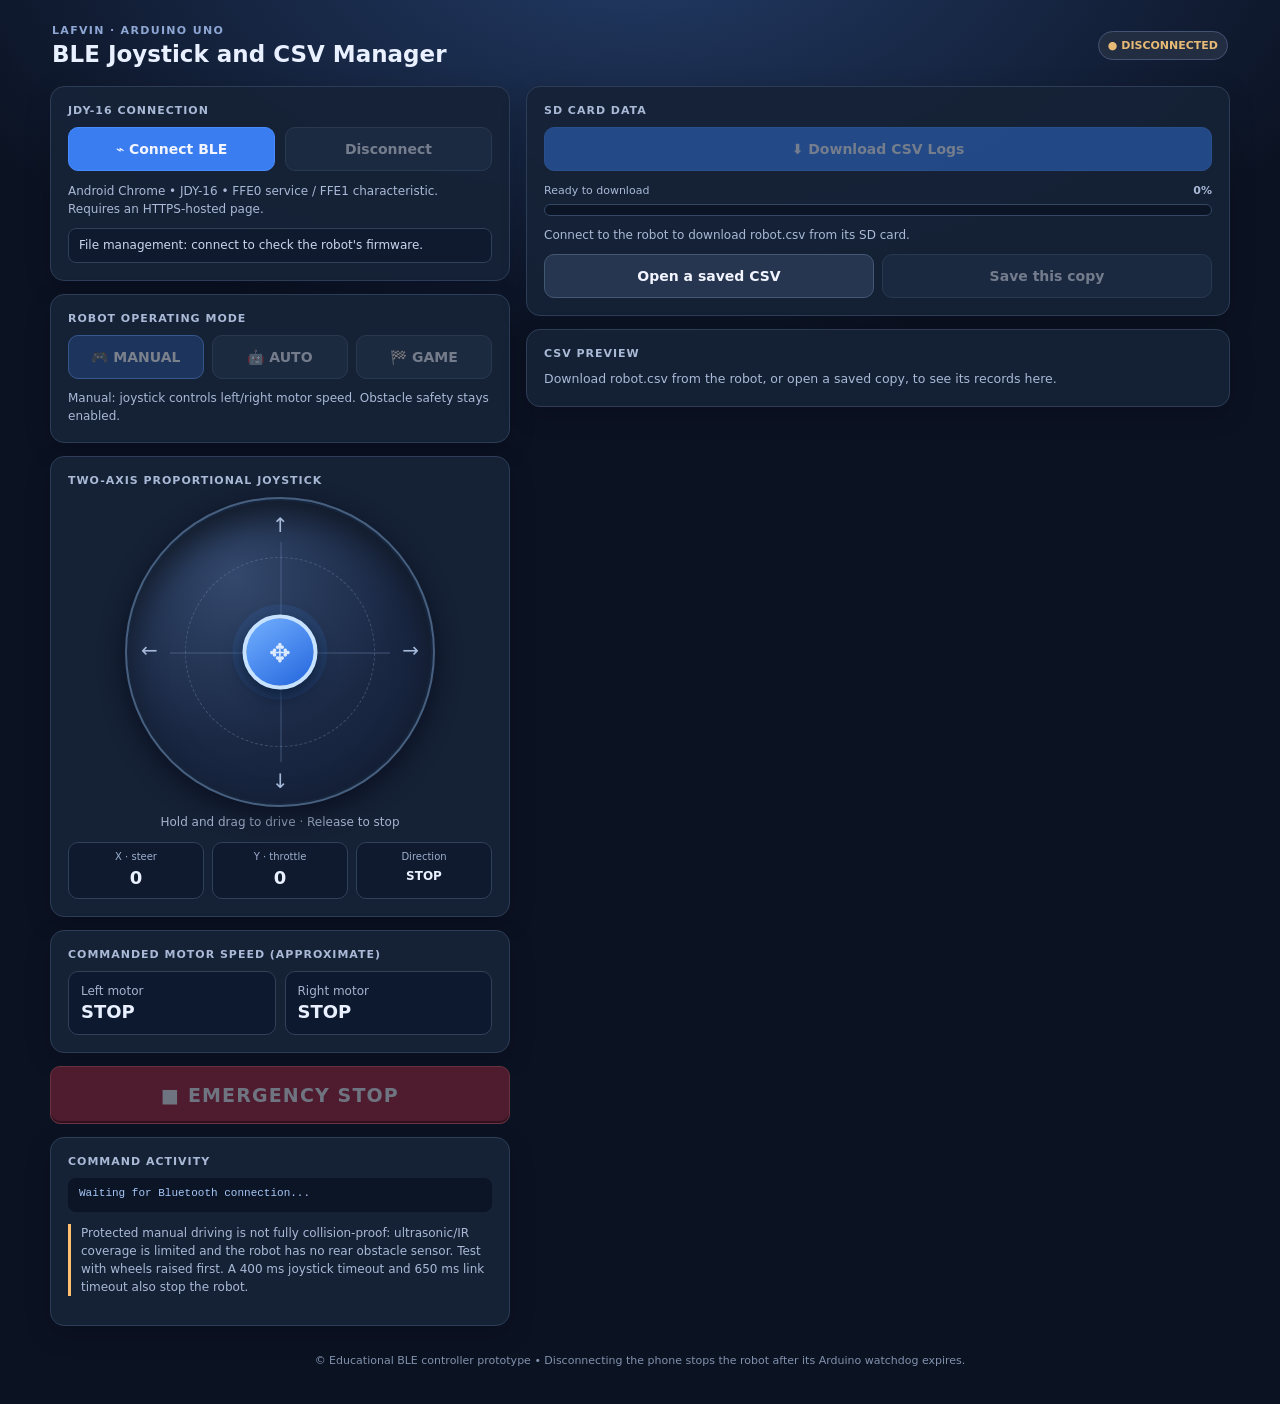
<file: Robot_Systems_Lab_Redesigned/lafvin_ble_controller.html>
<!doctype html>
<html lang="en">
<head>
  <meta charset="utf-8">
  <meta name="viewport" content="width=device-width, initial-scale=1, viewport-fit=cover">
  <meta name="theme-color" content="#101b32">
  <title>LAFVIN Robot · BLE Joystick and CSV Manager</title>
  <style>
    :root{font-family:system-ui,-apple-system,BlinkMacSystemFont,"Segoe UI",sans-serif;color:#e9f0ff;background:#0b1222;color-scheme:dark;--amber:#ffc61a;--danger:#e65e69}
    *{box-sizing:border-box}body{margin:0;padding:18px 14px max(22px,env(safe-area-inset-bottom));min-height:100vh;background:radial-gradient(ellipse 80% 40% at 50% -5%,#233c67,#0b1222 75%)}
    main{max-width:460px;margin:0 auto}.head{display:flex;justify-content:space-between;align-items:center;gap:12px;margin:6px 2px 18px}
    .eyebrow{font-size:11px;letter-spacing:.12em;text-transform:uppercase;color:#8da6d3;font-weight:800}.head h1{font-size:23px;line-height:1.12;margin:5px 0 0}.small{font-size:12px;color:#a5b3ce}
    .pill{border:1px solid #445374;border-radius:40px;padding:7px 9px;font-size:11px;font-weight:800;white-space:nowrap;color:#e7ba75;background:#222d42}
    .pill.connected{border-color:#2c805b;color:#89e5b9;background:#143d30}
    .card{border:1px solid #2e3d57;background:rgba(22,34,55,.94);border-radius:14px;padding:17px;margin-bottom:13px;box-shadow:0 8px 26px #03070d33}
    .label{color:#a9b9d6;font-size:11px;font-weight:800;text-transform:uppercase;letter-spacing:.09em;margin-bottom:10px}
    button,.filebtn{cursor:pointer;touch-action:manipulation;border:1px solid #435873;border-radius:10px;background:#273650;color:#f2f5ff;font-size:14px;padding:12px 10px;font-weight:800;font-family:inherit;min-height:44px}
    button:disabled{opacity:.43;cursor:not-allowed}.btnprimary{background:#397df1;border-color:#478cff}.btnstop{width:100%;background:#a82b40;border-color:#e65e69;box-shadow:inset 0 -2px 0 #651320;font-size:19px;letter-spacing:.06em;padding:17px}
    .btndanger{background:#3a1820;border-color:var(--danger);color:#ffd5d9}.btndanger.solid{background:#a82b40;color:#fff}
    :focus-visible{outline:3px solid var(--amber);outline-offset:2px}
    .connectrow{display:grid;grid-template-columns:1fr 1fr;gap:10px}.seg{display:grid;grid-template-columns:1fr 1fr;gap:8px}.seg button.active{border-color:#61a0ff;background:#284e8f;color:white}
    .joywrap{display:flex;flex-direction:column;align-items:center;gap:8px;user-select:none;-webkit-user-select:none}.joyzone{position:relative;width:min(72vw,310px);aspect-ratio:1;touch-action:none;border-radius:50%;border:2px solid #476080;background:radial-gradient(circle at 35% 25%,#33486c,#1a2844 55%,#111b31);box-shadow:inset 0 0 0 2px #16253b,inset 0 16px 34px #111927,0 8px 24px #0b1022;overflow:hidden}
    .axisx,.axisy{position:absolute;background:#5e779e4a;pointer-events:none}.axisx{height:2px;left:14%;right:14%;top:50%}.axisy{width:2px;top:14%;bottom:14%;left:50%}
    .ring{position:absolute;inset:19%;border-radius:50%;border:1px dashed #6683a477;pointer-events:none}.thumb{position:absolute;left:50%;top:50%;width:75px;height:75px;transform:translate(-50%,-50%);background:linear-gradient(145deg,#73b0ff,#2365dd);border:4px solid #c7e2ff;border-radius:50%;box-shadow:0 8px 18px #07152dc0,0 0 0 10px #3d85ee20;pointer-events:none;display:grid;place-items:center}
    .thumb:after{content:"✥";font-size:26px;color:#dbeaff}.arrow{position:absolute;font-size:20px;color:#a4b8d9;pointer-events:none}.up{top:14px;left:calc(50% - 8px)}.down{bottom:12px;left:calc(50% - 8px)}.left{left:14px;top:calc(50% - 14px)}.right{right:14px;top:calc(50% - 14px)}
    .values{display:grid;grid-template-columns:repeat(3,1fr);gap:8px;width:100%}.value{border:1px solid #304158;background:#0f1a2e;border-radius:10px;text-align:center;padding:8px 6px}.value .title{font-size:10px;color:#9dafce;margin-bottom:3px}.value b{font-size:18px;line-height:1.4}
    .motorrow{display:grid;grid-template-columns:1fr 1fr;gap:9px}.motor{border-radius:10px;padding:12px;background:#0d192e;border:1px solid #304158}.motor .mvalue{font-size:18px;font-weight:800;margin-top:3px}
    .activity{font-family:ui-monospace,Consolas,monospace;border-radius:8px;background:#0b1525;padding:9px 11px;font-size:11px;color:#a7c7f9;min-height:34px;overflow-wrap:anywhere}
    .helper{line-height:1.5;color:#a9b9d6;font-size:12px}.warning{border-left:3px solid #ffc06e;padding-left:10px}.footer{font-size:11px;color:#8192ad;text-align:center;margin:15px 4px}
    .progress-wrap{display:block;margin-top:13px}.progress-meta{display:flex;justify-content:space-between;gap:10px;margin-bottom:7px;font-size:11px;color:#a9b9d6}.progress-track{height:12px;width:100%;overflow:hidden;border-radius:99px;background:#0b1525;border:1px solid #344764}.progress-fill{height:100%;width:0%;border-radius:99px;background:linear-gradient(90deg,#397df1,#62b6ff);transition:width .15s ease}.progress-fill.indeterminate{width:35%;animation:progressMove 1.1s ease-in-out infinite}.progress-fill.failed{background:#e65e69}.progress-fill.complete{background:#39b980}@keyframes progressMove{0%{transform:translateX(-110%)}100%{transform:translateX(310%)}}
    .fw{margin:10px 0 0;padding:8px 10px;border-radius:8px;background:#0f1a2e;border:1px solid #304158;font-size:12px;line-height:1.45;color:#c9d6ee}.fw.ok{border-color:#2c805b;color:#a6ecc8}.fw.no{border-color:#7a5b23;color:#f2d29b}
    .row2{display:grid;grid-template-columns:1fr 1fr;gap:8px;margin-top:10px}
    .filebtn{display:flex;align-items:center;justify-content:center;text-align:center}.filebtn input{position:absolute;width:1px;height:1px;opacity:0}
    .filebtn:focus-within{outline:3px solid var(--amber);outline-offset:2px}
    .summary{display:flex;flex-wrap:wrap;gap:6px 14px;font-size:12px;color:#c9d6ee;margin-bottom:10px}.summary b{color:#fff}
    .toolbar{display:flex;flex-wrap:wrap;gap:8px;align-items:center;margin-bottom:10px}.toolbar button{padding:8px 12px;min-height:40px;font-size:13px}
    .selcount{margin-left:auto;font-size:12px;font-weight:800;color:var(--amber)}
    .tablewrap{max-height:380px;overflow:auto;border:1px solid #304158;border-radius:8px;background:#0b1525}
    table{border-collapse:collapse;font:12px/1.35 ui-monospace,Consolas,monospace;min-width:100%}
    th,td{padding:6px 8px;border-bottom:1px solid #1d2a40;text-align:left;white-space:nowrap}
    thead th{position:sticky;top:0;background:#16233a;color:#cfe0ff;font-weight:700;z-index:1}
    tbody tr:hover{background:#13213a}tbody tr.sel{background:#3a1820}tbody tr.sel td{color:#ffd5d9}
    td.num,th.num{color:#7f93b5;text-align:right}
    .chk{width:20px;height:20px;accent-color:#e65e69}
    .pager{display:flex;justify-content:space-between;align-items:center;gap:8px;margin-top:10px;font-size:12px;color:#a9b9d6}.pager button{padding:8px 12px;min-height:40px;font-size:13px}
    .danger-zone{margin-top:14px;padding-top:12px;border-top:1px dashed #4a3340}
    .opstatus{margin:10px 0 0;font-size:12.5px;line-height:1.5}.opstatus.ok{color:#89e5b9}.opstatus.err{color:#ff9aa3}
    .empty{font-size:12.5px;color:#a9b9d6;line-height:1.5;margin:0}
    dialog{max-width:420px;width:calc(100% - 28px);border:1px solid #5a3a46;border-radius:14px;background:#141f33;color:#e9f0ff;padding:0}
    dialog::backdrop{background:#03070dcc}
    .dlg{padding:18px}.dlg h2{margin:0 0 10px;font-size:18px}.dlg p{font-size:13px;line-height:1.5;color:#c9d6ee;margin:0 0 10px}
    .dlg input[type=text]{width:100%;min-height:44px;border-radius:8px;border:1px solid #435873;background:#0b1525;color:#fff;font:16px ui-monospace,Consolas,monospace;padding:8px 10px}
    .dlg .actions{display:flex;justify-content:flex-end;gap:8px;margin-top:14px}
    @media (min-width:960px){
      main{max-width:1180px}
      .layout{display:grid;grid-template-columns:460px minmax(0,1fr);gap:16px;align-items:start}
      .col-right{position:sticky;top:12px}
      .tablewrap{max-height:520px}
    }
    .game-screen{position:fixed;inset:0;z-index:100;box-sizing:border-box;background:radial-gradient(ellipse 80% 40% at 50% -5%,#233c67,#0b1222 75%);padding:max(12px,env(safe-area-inset-top)) max(12px,env(safe-area-inset-right)) max(12px,env(safe-area-inset-bottom)) max(12px,env(safe-area-inset-left));display:none;flex-direction:column;gap:12px;overflow:hidden}
    .game-topbar{display:flex;align-items:center;justify-content:space-between;gap:10px}
    .game-back{padding:10px 14px;font-size:14px}
    .game-title{font-size:16px;font-weight:800;color:#e9f0ff;text-align:center}
    .game-topbar-spacer{width:72px}
    .game-body{flex:1;min-height:0;display:flex;flex-direction:column;gap:12px;overflow:auto}
    .game-layout{flex:1;min-height:0;display:flex;gap:16px;align-items:stretch;justify-content:space-between}
    .game-steer,.game-drive{flex:1;min-width:0;display:flex;flex-direction:column;gap:10px;justify-content:center;align-items:center}
    .wheel-wrap{width:min(38vh,42vw,220px);aspect-ratio:1;max-width:240px}
    .steer-wheel{width:100%;height:100%;border-radius:50%;border:4px solid #5a769b;background:radial-gradient(circle at 35% 30%,#3a5174,#1a2942 60%,#101b31);box-shadow:inset 0 0 0 8px #22344f,0 8px 18px #08101e;position:relative;touch-action:none;user-select:none;-webkit-user-select:none;cursor:grab;transition:transform .08s linear}
    .steer-wheel:active{cursor:grabbing}
    .steer-wheel::before{content:"";position:absolute;inset:16%;border-radius:50%;border:2px dashed #6a86ab66}
    .wheel-mark{position:absolute;left:50%;top:7%;width:10px;height:26%;transform:translateX(-50%);border-radius:8px;background:#7fc0ff;box-shadow:0 0 8px #4ea8ff88}
    .game-drive-btn{width:100%;max-width:260px;min-height:76px;padding:18px 10px;font-size:18px;font-weight:800;background:#1f6b45;border-color:#39b980}
    .game-drive-btn.reverse{background:#7a2438;border-color:#d35d6b}
    .game-drive-btn.active-drive{filter:brightness(1.15);transform:scale(.99)}
    .game-servo{border:1px solid #2e3d57;background:rgba(22,34,55,.94);border-radius:16px;padding:12px 14px}
    #servoSlider{accent-color:#62b6ff}
    @media (orientation: landscape){.game-body{justify-content:space-between}.game-layout{align-items:center}}
    @media (max-width:420px) and (orientation: portrait){.game-layout{gap:10px}.wheel-wrap{width:min(44vw,180px)}.game-drive-btn{min-height:64px;font-size:16px}}
  </style>
</head>
<body>
<main>
  <div class="head"><div><div class="eyebrow">LAFVIN · Arduino Uno</div><h1>BLE Joystick and CSV Manager</h1></div><span id="status" class="pill">● DISCONNECTED</span></div>
  <div class="layout">
  <div class="col-left">
  <section class="card">
    <div class="label">JDY-16 connection</div>
    <div class="connectrow"><button id="connect" class="btnprimary">⌁ Connect BLE</button><button id="disconnect" disabled>Disconnect</button></div>
    <p class="helper" style="margin:11px 0 0">Android Chrome • JDY-16 • FFE0 service / FFE1 characteristic. Requires an HTTPS-hosted page.</p>
    <p id="fwStatus" class="fw">File management: connect to check the robot's firmware.</p>
  </section>
  <section class="card">
    <div class="label">Robot operating mode</div>
    <div class="seg" style="grid-template-columns:1fr 1fr 1fr"><button id="manual" class="active">🎮 MANUAL</button><button id="auto">🤖 AUTO</button><button id="game">🏁 GAME</button></div>
    <p id="modeHelp" class="helper" style="margin:10px 0 0">Manual: joystick controls differential motor speeds. Obstacle safety stays enabled.</p>
  </section>
  <section class="card" id="joystickCard">
    <div class="label">Two-axis proportional joystick</div>
    <div class="joywrap"><div id="zone" class="joyzone" aria-label="Joystick touchpad">
      <div class="axisx"></div><div class="axisy"></div><div class="ring"></div>
      <div class="arrow up">↑</div><div class="arrow down">↓</div><div class="arrow left">←</div><div class="arrow right">→</div>
      <div class="thumb" id="thumb"></div>
    </div><span class="small">Hold and drag to drive · Release to stop</span></div>
    <div class="values" style="margin-top:13px"><div class="value"><div class="title">X · steer</div><b id="xval">0</b></div><div class="value"><div class="title">Y · throttle</div><b id="yval">0</b></div><div class="value"><div class="title">Direction</div><b id="direction" style="font-size:12px">STOP</b></div></div>
  </section>
  <section class="card"><div class="label">Commanded motor speed (approximate)</div><div class="motorrow"><div class="motor"><div class="small">Left motor</div><div id="leftMotor" class="mvalue">STOP</div></div><div class="motor"><div class="small">Right motor</div><div id="rightMotor" class="mvalue">STOP</div></div></div></section>
  <button id="stop" class="btnstop">■ EMERGENCY STOP</button>
  <section class="card" style="margin-top:13px"><div class="label">Command activity</div><div id="activity" class="activity">Waiting for Bluetooth connection...</div><p class="helper warning">Protected manual driving is not fully collision-proof: ultrasonic/IR coverage is limited and the robot has no rear obstacle sensor. Test with wheels raised first. A 400 ms joystick timeout and 650 ms link timeout also stop the robot.</p></section>
  </div>

  <div class="col-right">
  <section class="card">
    <div class="label">SD card data</div>
    <button id="downloadCsv" class="btnprimary" style="width:100%" disabled>⬇ Download CSV Logs</button>
    <div id="csvProgressWrap" class="progress-wrap" aria-live="polite">
      <div class="progress-meta"><span id="csvProgressLabel">Ready to download</span><strong id="csvProgressPercent">0%</strong></div>
      <div id="csvProgressTrack" class="progress-track" role="progressbar" aria-label="CSV download progress" aria-valuemin="0" aria-valuemax="100" aria-valuenow="0"><div id="csvProgressFill" class="progress-fill"></div></div>
    </div>
    <p id="downloadStatus" class="helper" style="margin:10px 0 0">Connect to the robot to download robot.csv from its SD card.</p>
    <div class="row2">
      <label class="filebtn" id="openFileLabel">Open a saved CSV<input id="openFile" type="file" accept=".csv,text/csv"></label>
      <button id="saveCopy" disabled>Save this copy</button>
    </div>
  </section>

  <section class="card" id="previewCard" aria-labelledby="previewTitle">
    <div class="label" id="previewTitle">CSV preview</div>
    <p id="previewEmpty" class="empty">Download robot.csv from the robot, or open a saved copy, to see its records here.</p>
    <div id="previewBody" hidden>
      <div class="summary" id="previewSummary"></div>
      <div class="toolbar">
        <button id="selectAll">Select all</button>
        <button id="deselectAll">Deselect all</button>
        <span class="selcount" id="selCount" aria-live="polite">0 selected</span>
      </div>
      <div class="tablewrap" id="tableWrap" tabindex="0" aria-label="CSV records, scrollable">
        <table><thead id="thead"></thead><tbody id="tbody"></tbody></table>
      </div>
      <div class="pager"><button id="prevPage">Previous 100</button><span id="pageInfo"></span><button id="nextPage">Next 100</button></div>
      <div class="danger-zone">
        <div class="label" style="color:#ff9aa3">Delete data on the robot's SD card</div>
        <div class="row2" style="margin-top:0">
          <button id="deleteSelected" class="btndanger" disabled>Delete selected records</button>
          <button id="deleteAll" class="btndanger solid" disabled>Delete entire file</button>
        </div>
        <div id="opProgressWrap" class="progress-wrap" hidden>
          <div class="progress-meta"><span id="opProgressLabel">Working…</span><strong id="opProgressPercent"></strong></div>
          <div id="opProgressTrack" class="progress-track" role="progressbar" aria-label="File operation progress" aria-valuemin="0" aria-valuemax="100"><div id="opProgressFill" class="progress-fill"></div></div>
        </div>
        <p id="opStatus" class="opstatus" role="status" aria-live="polite"></p>
        <p class="helper warning">Deleting needs the robot running lafvin_robot_with_ble_csv_download.ino. The robot stops and pauses logging during any file operation. Keep this page open and the robot powered until it reports the result.</p>
      </div>
    </div>
  </section>
  </div>
  </div>
    <section id="gameCard" class="game-screen" style="display:none">
    <div class="game-topbar">
      <button id="gameBack" type="button" class="game-back">← Back</button>
      <div class="game-title">Game Mode <span class="small">· obstacle checks bypassed</span></div>
      <div class="game-topbar-spacer"></div>
    </div>
    <div class="game-body">
      <div class="game-layout">
        <div class="game-steer">
          <div class="wheel-wrap"><div id="steerWheel" class="steer-wheel" aria-label="Steering wheel"><div class="wheel-mark"></div></div></div>
          <div class="small">Steer: <b id="gameSteerVal">0</b></div>
        </div>
        <div class="game-drive">
          <button id="gameForward" class="game-drive-btn" type="button">▲ FORWARD</button>
          <button id="gameReverse" class="game-drive-btn reverse" type="button">▼ REVERSE</button>
          <div class="small" style="text-align:center">Hold to drive</div>
        </div>
      </div>
      <div class="game-servo">
        <div class="label" style="margin-bottom:8px">Servo motor</div>
        <input id="servoSlider" type="range" min="0" max="180" value="90" style="width:100%">
        <div class="helper" style="margin-top:6px">Angle: <b id="servoVal">90</b>° · Sent in game mode while connected</div>
      </div>
      <p class="helper warning" style="margin:0">Game mode bypasses obstacle-sensor and ultrasonic safety checks. Use only in a clear, supervised area.</p>
    </div>
  </section>
  <div class="footer">© Educational BLE controller prototype • Disconnecting the phone stops the robot after its Arduino watchdog expires.</div>
</main>

<dialog id="confirmDialog" aria-labelledby="dlgTitle">
  <form method="dialog" class="dlg">
    <h2 id="dlgTitle"></h2>
    <div id="dlgBody"></div>
    <div id="dlgTypeWrap" hidden>
      <p>Type <b>DELETE</b> to confirm.</p>
      <input id="dlgType" type="text" autocomplete="off" autocapitalize="characters" spellcheck="false" aria-label="Type DELETE to confirm">
    </div>
    <div class="actions">
      <button value="cancel" id="dlgCancel">Cancel</button>
      <button value="confirm" id="dlgConfirm" class="btndanger solid">Delete</button>
    </div>
  </form>
</dialog>

<script id="csv-tools">
'use strict';
/* Shared CSV helpers. These must match the firmware:
   CRC-16/CCITT-FALSE (poly 0x1021, init 0xFFFF) over the exact bytes of robot.csv,
   and selection masks of 64 lines, one bit per line, most significant bit first. */
function csvCrc16(text){
  let crc=0xFFFF;
  for(let i=0;i<text.length;i++){
    const code=text.charCodeAt(i);
    if(code>255)throw new Error('The CSV contains characters the robot could not have written.');
    crc^=code<<8;
    for(let bit=0;bit<8;bit++)crc=(crc&0x8000)?((crc<<1)^0x1021)&0xFFFF:(crc<<1)&0xFFFF;
  }
  return crc;
}
function csvCrcHex(text){return csvCrc16(text).toString(16).toUpperCase().padStart(4,'0')}
function csvMaskHex(selectedLines,startLine){
  let hex='';
  for(let byte=0;byte<8;byte++){
    let value=0;
    for(let bit=0;bit<8;bit++){
      const line=startLine+byte*8+bit;
      if(line>0&&selectedLines.has(line))value|=0x80>>bit;
    }
    hex+=value.toString(16).toUpperCase().padStart(2,'0');
  }
  return hex;
}
function csvRemoveLines(text,selectedLines){
  return text.split('\n').filter((line,index)=>!selectedLines.has(index)).join('\n');
}
</script>
<script>
'use strict';
// JDY-16 documented factory default BLE UUIDs (may have been changed by AT commands).
const SERVICE_UUID = 0xFFE0;
const DATA_UUID = 0xFFE1;
const SEND_EVERY_MS = 120; // Send periodic joystick packets / auto heartbeat.
const DEADZONE = 12;
const PAGE_SIZE = 100;
let device = null, characteristic = null, activeMode = 'MANUAL';
let coords = {x:0,y:0}, heldPointer = null;
let sending = false, urgentQueue = [], latestControl = null;
let csvDownloadActive = false, csvDownloadStarted = false, csvReceiveBuffer = '', csvTimeout = null, csvExpectedBytes = -1, canReceiveData = false;
// CSV preview and file management state
let fileOp = null, fileOpTimer = null, lineBuffer = '', firmwareSupportsFiles = false, versionTimer = null;
let csvText = '', csvLines = [], csvSource = '', selected = new Set(), page = 0, pending = null;
const $ = id => document.getElementById(id);

function connected(){return !!(device && device.gatt && device.gatt.connected && characteristic)}
function busy(){return csvDownloadActive || fileOp!==null}
function activity(text){$('activity').textContent = text}
function updateConnectUI(){
  const on = connected();
  $('connect').disabled = on;
  $('disconnect').disabled = !on || busy();
  $('manual').disabled = !on || busy();
  $('auto').disabled = !on || busy();
  $('game').disabled = !on || busy();
  $('stop').disabled = !on || busy();
  $('downloadCsv').disabled = !on || busy() || !canReceiveData;
  $('status').textContent = on ? '● CONNECTED' : '● DISCONNECTED';
  $('status').classList.toggle('connected',on);
  updateFileUI();
}
function updateModeUI(){
  $('manual').classList.toggle('active', activeMode==='MANUAL');
  $('auto').classList.toggle('active', activeMode==='AUTO');
  $('game').classList.toggle('active', activeMode==='GAME');
  const joy=$('joystickCard'); if(joy) joy.style.display = activeMode==='GAME' ? 'none' : '';
  const gs=$('gameCard'); if(gs) gs.style.display = activeMode==='GAME' ? 'flex' : 'none';
  if(activeMode==='MANUAL') $('modeHelp').textContent='Manual: joystick controls left/right motor speed. Obstacle safety stays enabled.';
  else if(activeMode==='AUTO') $('modeHelp').textContent='Auto: original obstacle avoidance decisions. The phone sends heartbeats; missing heartbeats trigger a stop.';
  else $('modeHelp').textContent='Game: full-screen steering wheel and forward/reverse controls. Obstacle-sensor safety checks are bypassed in this mode; use it only in a clear area.';
  $('zone').style.opacity=activeMode==='MANUAL'?'1':'.46';
}
function updateJoystickUI(){
  const r=$('zone').getBoundingClientRect(), travel=r.width*0.36;
  $('thumb').style.left=`calc(50% + ${coords.x*travel/100}px)`;
  $('thumb').style.top=`calc(50% - ${coords.y*travel/100}px)`;
  $('xval').textContent=coords.x;$('yval').textContent=coords.y;
  const x=Math.abs(coords.x)<=DEADZONE?0:coords.x;
  const y=Math.abs(coords.y)<=DEADZONE?0:coords.y;
  let name='STOP';
  if(x||y){name=Math.abs(y)>Math.abs(x)*1.4?(y>0?'FORWARD':'BACKWARD'):
    Math.abs(x)>Math.abs(y)*1.4?(x>0?'RIGHT':'LEFT'):'CURVE';}
  $('direction').textContent=activeMode==='AUTO'?'AUTO':name;
  const left=Math.max(-100,Math.min(100,y+x));
  const right=Math.max(-100,Math.min(100,y-x));
  function motorLabel(v){return activeMode==='AUTO'?'AUTO':Math.abs(v)<=DEADZONE?'STOP':(v>0?'FWD ':'REV ')+Math.abs(v)+'%'}
  $('leftMotor').textContent=motorLabel(left);$('rightMotor').textContent=motorLabel(right);
}
function setCoords(x,y){
  coords.x=Math.max(-100,Math.min(100,Math.round(x)));
  coords.y=Math.max(-100,Math.min(100,Math.round(y)));
  updateJoystickUI();
}
function resetJoystick(sendZero=true){
  heldPointer=null;setCoords(0,0);
  if(sendZero && connected() && activeMode==='MANUAL') postUrgent('J,0,0\n');
}
function postLatest(text){latestControl=text;void pump()}
function postUrgent(text){latestControl=null;urgentQueue.push(text);void pump()}
async function pump(){
  if(sending || !connected()) return;
  sending=true;
  try {
    while(connected() && (urgentQueue.length || latestControl!==null)){
      let packet;
      if(urgentQueue.length) packet=urgentQueue.shift();
      else {packet=latestControl;latestControl=null}
      const bytes=new TextEncoder().encode(packet);
      if(characteristic.properties.writeWithoutResponse && characteristic.writeValueWithoutResponse){
        await characteristic.writeValueWithoutResponse(bytes);
      } else if(characteristic.properties.write && characteristic.writeValueWithResponse){
        await characteristic.writeValueWithResponse(bytes);
      } else if(characteristic.writeValue){
        await characteristic.writeValue(bytes); // compatibility with earlier browsers
      } else throw Error('FFE1 is not writable');
      activity('Sent: '+packet.trim());
    }
  } catch(error){activity('Bluetooth write failed: '+(error.message||error));}
  finally {sending=false}
}

/* ---------- CSV download (unchanged protocol: D -> #CSV_BEGIN,<bytes> ... #CSV_END) ---------- */
function setCsvStatus(message){$('downloadStatus').textContent=message}
function updateCsvProgress(received, total, state='downloading'){
  const wrap=$('csvProgressWrap'), fill=$('csvProgressFill'), track=$('csvProgressTrack');
  wrap.style.display='block';
  fill.className='progress-fill';
  if(state==='waiting'){
    fill.classList.add('indeterminate');$('csvProgressLabel').textContent='Waiting for robot…';$('csvProgressPercent').textContent='—';
    track.removeAttribute('aria-valuenow');return;
  }
  const percent=total>0?Math.min(100,Math.floor(received/total*100)):(state==='complete'?100:0);
  fill.style.width=percent+'%';$('csvProgressPercent').textContent=percent+'%';
  $('csvProgressLabel').textContent=received.toLocaleString()+' / '+total.toLocaleString()+' bytes';
  track.setAttribute('aria-valuenow',String(percent));
  if(state==='complete'){fill.classList.add('complete');$('csvProgressLabel').textContent='Download complete';$('csvProgressPercent').textContent='100%';fill.style.width='100%';track.setAttribute('aria-valuenow','100');}
  if(state==='failed')fill.classList.add('failed');
}
function saveText(text,name){
  const blob=new Blob([text],{type:'text/csv;charset=utf-8'});
  const url=URL.createObjectURL(blob);
  const a=document.createElement('a');
  a.href=url;a.download=name;document.body.appendChild(a);a.click();a.remove();
  setTimeout(()=>URL.revokeObjectURL(url),1500);
}
function finishCsvDownload(success, message){
  if(csvTimeout!==null){clearTimeout(csvTimeout);csvTimeout=null;}
  csvDownloadActive=false;
  $('downloadCsv').textContent='⬇ Download CSV Logs';
  if(success){
    updateCsvProgress(csvExpectedBytes,csvExpectedBytes,'complete');
    saveText(csvReceiveBuffer,'robot.csv');
    setCsvStatus('Download complete. robot.csv was saved by your browser and is shown in the preview.');
    loadPreview(csvReceiveBuffer,'robot');
  }else{
    if(csvExpectedBytes>=0)updateCsvProgress(Math.min(new TextEncoder().encode(csvReceiveBuffer).length,csvExpectedBytes),csvExpectedBytes,'failed');
    else updateCsvProgress(0,0,'failed');
    setCsvStatus(message||'CSV download failed.');
  }
  csvReceiveBuffer='';csvDownloadStarted=false;csvExpectedBytes=-1;lineBuffer='';
  updateConnectUI();
}
function handleDownloadData(incoming){
  csvReceiveBuffer+=incoming;
  if(!csvDownloadStarted){
    const error=csvReceiveBuffer.indexOf('#CSV_ERROR_');
    const begin=csvReceiveBuffer.indexOf('#CSV_BEGIN,');
    if(error>=0 && (begin<0 || error<begin)){
      const lineEnd=csvReceiveBuffer.indexOf('\n',error);
      if(lineEnd>=0){finishCsvDownload(false,csvReceiveBuffer.slice(error,lineEnd).replace('\r',''));}
      return;
    }
    if(begin>=0){
      const headerEnd=csvReceiveBuffer.indexOf('\n',begin);
      if(headerEnd>=0){
        const header=csvReceiveBuffer.slice(begin,headerEnd).replace('\r','');
        const size=Number(header.substring('#CSV_BEGIN,'.length));
        if(!Number.isSafeInteger(size)||size<0){finishCsvDownload(false,'The robot sent an invalid CSV file size.');return;}
        csvExpectedBytes=size;
        csvReceiveBuffer=csvReceiveBuffer.slice(headerEnd+1);
        csvDownloadStarted=true;
        // At 9600-baud UART, allow generous transfer time plus startup margin.
        if(csvTimeout!==null)clearTimeout(csvTimeout);
        const transferTimeout=Math.min(60*60*1000,Math.max(60000,Math.ceil(size/600*1000)+30000));
        csvTimeout=setTimeout(()=>finishCsvDownload(false,'Timed out while receiving robot.csv. Reconnect and try again.'),transferTimeout);
        updateCsvProgress(0,size);
        setCsvStatus('Receiving robot.csv. Keep the page open until the transfer finishes.');
      }
    }
  }
  if(csvDownloadStarted){
    const receivedBytes=Math.min(new TextEncoder().encode(csvReceiveBuffer).length,csvExpectedBytes);
    updateCsvProgress(receivedBytes,csvExpectedBytes);
    const end=csvReceiveBuffer.indexOf('\n#CSV_END\n');
    if(end>=0){
      const csv=csvReceiveBuffer.slice(0,end);
      if(csv.length!==csvExpectedBytes){
        finishCsvDownload(false,'Incomplete CSV transfer: expected '+csvExpectedBytes+' bytes but received '+csv.length+'.');
      }else{
        csvReceiveBuffer=csv;
        finishCsvDownload(true);
      }
    }
  }
}
function handleBluetoothData(event){
  const incoming=new TextDecoder().decode(event.target.value);
  if(csvDownloadActive){handleDownloadData(incoming);return;}
  lineBuffer+=incoming;
  let end;
  while((end=lineBuffer.indexOf('\n'))>=0){
    const line=lineBuffer.slice(0,end).replace(/\r$/,'');
    lineBuffer=lineBuffer.slice(end+1);
    if(line)handleRobotLine(line);
  }
  if(lineBuffer.length>512)lineBuffer=lineBuffer.slice(-512);
}
function handleRobotLine(line){
  if(line.startsWith('#FW,')){
    clearTimeout(versionTimer);versionTimer=null;
    firmwareSupportsFiles=line==='#FW,RSL_CSV_MANAGE_1';
    setFirmwareStatus();updateFileUI();
    return;
  }
  if(fileOp==='rewrite'){handleRewriteLine(line);return;}
  if(fileOp==='deleteAll'){handleDeleteAllLine(line);return;}
  activity('Received: '+line.slice(0,80));
}
function beginCsvDownload(){
  if(!connected()||busy())return;
  if(!canReceiveData){setCsvStatus('This JDY-16 connection does not expose BLE notifications, so the website cannot receive the CSV file. Robot controls remain available.');return;}
  csvDownloadActive=true;csvDownloadStarted=false;csvReceiveBuffer='';
  activeMode='MANUAL';resetJoystick(false);updateModeUI();updateJoystickUI();
  $('downloadCsv').disabled=true;$('downloadCsv').textContent='Receiving CSV…';
  updateCsvProgress(0,0,'waiting');
  setCsvStatus('Request sent. The robot will stop while its SD card log is transferred.');
  updateConnectUI();
  csvTimeout=setTimeout(()=>finishCsvDownload(false,'Timed out waiting for the CSV file. Check the BLE notification support and reconnect.'),60000);
  postUrgent('D\n');
}
$('downloadCsv').addEventListener('click',beginCsvDownload);

/* ---------- CSV preview ---------- */
function loadPreview(text,source){
  csvText=text;csvSource=source;csvLines=text.split('\n');selected=new Set();page=0;
  renderPreview();
}
function dataLineIndexes(){
  // Line 0 is the header. A file that ends with a line break leaves an empty last element.
  const last=csvLines[csvLines.length-1]===''?csvLines.length-1:csvLines.length;
  const lines=[];for(let i=1;i<last;i++)lines.push(i);return lines;
}
function renderPreview(){
  const has=csvLines.length>0&&csvText!=='';
  $('previewEmpty').hidden=has;$('previewBody').hidden=!has;
  $('saveCopy').disabled=!has;
  if(!has){updateFileUI();return;}
  const header=csvLines[0].replace(/\r$/,'').split(',');
  const lines=dataLineIndexes();
  const pages=Math.max(1,Math.ceil(lines.length/PAGE_SIZE));
  page=Math.min(page,pages-1);
  $('previewSummary').innerHTML='';
  [['Records',lines.length.toLocaleString()],['Columns',String(header.length)],['Size',csvText.length.toLocaleString()+' bytes'],['Source',csvSource==='robot'?'Downloaded from robot':'Opened from this device']].forEach(([k,v])=>{
    const span=document.createElement('span');span.append(k+': ');const b=document.createElement('b');b.textContent=v;span.append(b);$('previewSummary').append(span);
  });
  const headRow=document.createElement('tr');
  const thSel=document.createElement('th');thSel.textContent='';thSel.setAttribute('aria-label','Select');headRow.append(thSel);
  const thNum=document.createElement('th');thNum.className='num';thNum.textContent='Line';headRow.append(thNum);
  header.forEach(name=>{const th=document.createElement('th');th.textContent=name;th.scope='col';headRow.append(th);});
  $('thead').replaceChildren(headRow);
  const frag=document.createDocumentFragment();
  lines.slice(page*PAGE_SIZE,(page+1)*PAGE_SIZE).forEach(index=>{
    const tr=document.createElement('tr');if(selected.has(index))tr.className='sel';
    const tdc=document.createElement('td');const box=document.createElement('input');box.type='checkbox';box.className='chk';box.dataset.line=index;box.checked=selected.has(index);box.disabled=busy();box.setAttribute('aria-label','Select line '+index);tdc.append(box);tr.append(tdc);
    const tdn=document.createElement('td');tdn.className='num';tdn.textContent=index;tr.append(tdn);
    csvLines[index].replace(/\r$/,'').split(',').forEach(value=>{const td=document.createElement('td');td.textContent=value;tr.append(td);});
    frag.append(tr);
  });
  $('tbody').replaceChildren(frag);
  $('pageInfo').textContent=lines.length?`Records ${Math.min(lines.length,page*PAGE_SIZE+1).toLocaleString()}–${Math.min(lines.length,(page+1)*PAGE_SIZE).toLocaleString()} of ${lines.length.toLocaleString()}`:'No records yet';
  $('prevPage').disabled=page===0;$('nextPage').disabled=page>=pages-1;
  updateSelectionUI();
}
function updateSelectionUI(){
  $('selCount').textContent=selected.size.toLocaleString()+' selected';
  updateFileUI();
}
$('tbody').addEventListener('change',event=>{
  const box=event.target.closest('input[data-line]');if(!box||busy())return;
  const line=Number(box.dataset.line);
  if(box.checked)selected.add(line);else selected.delete(line);
  box.closest('tr').classList.toggle('sel',box.checked);
  updateSelectionUI();
});
$('selectAll').addEventListener('click',()=>{if(busy())return;selected=new Set(dataLineIndexes());renderPreview();});
$('deselectAll').addEventListener('click',()=>{if(busy())return;selected=new Set();renderPreview();});
$('prevPage').addEventListener('click',()=>{page=Math.max(0,page-1);renderPreview();$('tableWrap').scrollTop=0;});
$('nextPage').addEventListener('click',()=>{page=page+1;renderPreview();$('tableWrap').scrollTop=0;});
$('saveCopy').addEventListener('click',()=>{if(csvText)saveText(csvText,'robot-backup-'+new Date().toISOString().slice(0,19).replace(/[:T]/g,'-')+'.csv');});
$('openFile').addEventListener('change',async event=>{
  const file=event.target.files&&event.target.files[0];event.target.value='';
  if(!file||busy())return;
  const buffer=new Uint8Array(await file.arrayBuffer());
  let text='';for(let i=0;i<buffer.length;i++)text+=String.fromCharCode(buffer[i]); // byte-exact, like the robot's file
  loadPreview(text,'file');
  setCsvStatus('Opened '+file.name+'. Deleting records works only if this copy still matches the start of robot.csv on the robot.');
});

/* ---------- file management ---------- */
function setFirmwareStatus(){
  const el=$('fwStatus');el.className='fw';
  if(!connected()){el.textContent='File management: connect to check the robot\'s firmware.';return;}
  if(!canReceiveData){el.classList.add('no');el.textContent='File management unavailable: this connection cannot receive replies from the robot.';return;}
  if(versionTimer!==null){el.textContent='Checking the robot\'s firmware…';return;}
  if(firmwareSupportsFiles){el.classList.add('ok');el.textContent='File management available (firmware RSL_CSV_MANAGE_1).';}
  else{el.classList.add('no');el.textContent='Selective record delete needs lafvin_robot_with_ble_csv_download.ino firmware. Download, open/save/view, and whole-file delete (if supported by connected firmware) remain available.';}
}
function updateFileUI(){
  const ready=connected()&&canReceiveData&&firmwareSupportsFiles&&!busy();
  const simpleReady=connected()&&canReceiveData&&!busy();
  $('deleteSelected').disabled=!ready||selected.size===0||!csvText;
  $('deleteAll').disabled=!simpleReady;
  $('selectAll').disabled=busy();$('deselectAll').disabled=busy();
  $('openFileLabel').style.opacity=busy()?'.43':'1';
  $('openFile').disabled=busy();
  document.querySelectorAll('#tbody input[data-line]').forEach(box=>{box.disabled=busy()});
}
function setOpStatus(text,kind=''){$('opStatus').textContent=text;$('opStatus').className='opstatus'+(kind?' '+kind:'');}
function setOpProgress(fraction,label){
  $('opProgressWrap').hidden=false;
  const fill=$('opProgressFill');fill.className='progress-fill';
  if(fraction===null){fill.classList.add('indeterminate');$('opProgressPercent').textContent='';$('opProgressTrack').removeAttribute('aria-valuenow');}
  else{const p=Math.max(0,Math.min(100,Math.floor(fraction*100)));fill.style.width=p+'%';$('opProgressPercent').textContent=p+'%';$('opProgressTrack').setAttribute('aria-valuenow',String(p));}
  $('opProgressLabel').textContent=label;
}
function armOpTimer(ms,message){
  clearTimeout(fileOpTimer);
  fileOpTimer=setTimeout(()=>finishFileOp(false,message),ms);
}
function beginFileOp(kind){
  fileOp=kind;lineBuffer='';
  activeMode='MANUAL';resetJoystick(false);updateModeUI();updateJoystickUI();
  updateConnectUI();renderPreview();
}
function finishFileOp(success,message){
  clearTimeout(fileOpTimer);fileOpTimer=null;
  const kind=fileOp;fileOp=null;pending=null;
  const fill=$('opProgressFill');fill.className='progress-fill '+(success?'complete':'failed');fill.style.width='100%';
  $('opProgressPercent').textContent=success?'100%':'';
  $('opProgressLabel').textContent=success?'Done':'Stopped';
  setOpStatus(message,success?'ok':'err');
  if(kind==='rewrite'&&!success&&connected())postUrgent('RWX\n'); // ends the robot's wait if it is still waiting for a selection
  updateConnectUI();renderPreview();
}
const errorText={
  SD_NOT_READY:'The robot reports that its SD card is not ready.',
  OPEN_FAILED:'The robot could not open robot.csv.',
  CHANGED:'robot.csv on the robot no longer matches this copy (it may have been changed or deleted). Download it again, then select the records again.',
  TMP_FAILED:'The robot could not create its temporary file.',
  READ_FAILED:'The robot could not read robot.csv.',
  WRITE_FAILED:'The robot could not write its temporary file.',
  TIMEOUT:'The robot stopped waiting for the selection.',
  CANCELLED:'The operation was cancelled.',
  COUNT_MISMATCH:'The number of records to delete did not match what the robot found.',
  VERIFY_FAILED:'The rewritten file failed its check on the card, so it was discarded.',
  REPLACE_FAILED:'The robot could not swap in the rewritten file.',
  ARGS:'The robot rejected the request.',
  REMOVE_FAILED:'The robot could not delete robot.csv.',
  STILL_PRESENT:'robot.csv was still on the card after the delete command.',
};
function handleRewriteLine(line){
  armOpTimer(30000,'No reply from the robot for 30 seconds. robot.csv was not confirmed as changed; download it again to check.');
  if(line==='#BUSY'){finishFileOp(false,'The robot is busy with another file operation. Nothing was deleted.');return;}
  if(line.startsWith('#RW_NEXT,')){
    const start=Number(line.slice(9));
    if(!Number.isSafeInteger(start)||start<0){finishFileOp(false,'The robot sent an unexpected reply. Nothing was confirmed as deleted.');return;}
    postUrgent('K,'+csvMaskHex(pending.lines,start)+'\n');
    setOpProgress(Math.min(1,start/Math.max(1,csvLines.length))*0.5,'Sending the selection, line '+start.toLocaleString());
    return;
  }
  if(line.startsWith('#RW_PROGRESS,')){
    const [pos,total]=line.slice(13).split(',').map(Number);
    if(total>0)setOpProgress(0.5+pos/total*0.4,'Rewriting robot.csv on the card');
    return;
  }
  if(line==='#RW_VERIFY'){
    // Re-reading the whole file over software SPI can take a while on large logs.
    armOpTimer(Math.max(60000,pending.bytes*5),'No reply from the robot while it checked the rewritten file. Download robot.csv to see whether it changed.');
    setOpProgress(0.92,'Checking the rewritten file');
    return;
  }
  if(line.startsWith('#RW_OK,')){
    const [deleted,newSize]=line.slice(7).split(',').map(Number);
    const removed=pending.lines;
    if(deleted!==pending.count){
      finishFileOp(true,`The robot reports ${deleted} records deleted (${pending.count} were selected). Download robot.csv again to check the result.`);
      return;
    }
    csvText=csvRemoveLines(csvText,removed);csvLines=csvText.split('\n');selected=new Set();
    finishFileOp(true,`Deleted ${deleted.toLocaleString()} ${deleted===1?'record':'records'}. The robot checked the rewritten robot.csv (${newSize.toLocaleString()} bytes, including any rows logged after your download).`);
    return;
  }
  if(line.startsWith('#RW_ERROR_')){
    const code=line.slice(10);
    if(code==='RESTORE_PENDING'){finishFileOp(false,'The new file could not be put in place and the original is stored as robot.bak. Logging is paused; switch the robot off and on to restore robot.csv automatically.');return;}
    finishFileOp(false,(errorText[code]||('Robot error '+code+'.'))+' robot.csv was left unchanged.');
  }
}
function handleDeleteAllLine(line){
  if(line==='#BUSY'){finishFileOp(false,'The robot is busy with another file operation. Nothing was deleted.');return;}
  if(line==='#CSV_DELETED'){
    csvText='';csvLines=[];selected=new Set();
    finishFileOp(true,'robot.csv was deleted and recreated with a fresh log/header on the SD card. New records are logged from now on.');
    return;
  }
  if(line.startsWith('#CSV_DELETE_ERROR')){
    const msg=line==='#CSV_DELETE_ERROR_SD_NOT_READY' ? 'The robot reports that its SD card is not ready.'
      : line==='#CSV_DELETE_ERROR_REMOVE_FAILED' ? 'The robot could not remove robot.csv from the SD card.'
      : line==='#CSV_DELETE_ERROR_REOPEN_FAILED' ? 'robot.csv was removed but the robot could not create a new log file.'
      : ('Robot error '+line+'.');
    finishFileOp(false,msg);
    return;
  }
  if(line.startsWith('#DEL_OK,')){
    const size=Number(line.slice(8));
    csvText='';csvLines=[];selected=new Set();
    finishFileOp(true,`robot.csv was deleted and recreated with only its header (${size} bytes). New records are logged from now on.`);
    return;
  }
  if(line.startsWith('#DEL_ERROR_')){
    const code=line.slice(11);
    if(code==='RECREATE_FAILED'||code==='HEADER_FAILED'){finishFileOp(false,'robot.csv was deleted, but the robot could not create a new file, so logging is paused. Restart the robot to try again.');return;}
    finishFileOp(false,(errorText[code]||('Robot error '+code+'.'))+' Nothing was deleted.');
  }
}
function confirmAction({title,body,requireType,confirmLabel}){
  return new Promise(resolve=>{
    const dlg=$('confirmDialog');
    $('dlgTitle').textContent=title;
    $('dlgBody').replaceChildren(...body.map(text=>{const p=document.createElement('p');p.textContent=text;return p;}));
    $('dlgTypeWrap').hidden=!requireType;$('dlgType').value='';
    $('dlgConfirm').textContent=confirmLabel;
    $('dlgConfirm').disabled=!!requireType;
    const onInput=()=>{$('dlgConfirm').disabled=$('dlgType').value.trim().toUpperCase()!=='DELETE'};
    $('dlgType').addEventListener('input',onInput);
    dlg.addEventListener('close',()=>{$('dlgType').removeEventListener('input',onInput);resolve(dlg.returnValue==='confirm');},{once:true});
    dlg.returnValue='cancel';dlg.showModal();
    (requireType?$('dlgType'):$('dlgCancel')).focus();
  });
}
$('deleteSelected').addEventListener('click',async()=>{
  if(busy()||!selected.size||!csvText)return;
  if(!csvText.endsWith('\n')){setOpStatus('This copy does not end at a complete record, so it cannot be matched to the robot\'s file. Download it again.','err');return;}
  let crc;
  try{crc=csvCrcHex(csvText);}catch(error){setOpStatus(error.message,'err');return;}
  const count=selected.size;
  const ok=await confirmAction({
    title:`Delete ${count.toLocaleString()} ${count===1?'record':'records'}?`,
    body:[
      'They will be removed from robot.csv on the robot\'s SD card. Records logged after your download are kept.',
      'The robot writes the kept records to a temporary file, checks it, and only then replaces robot.csv.',
      'Your copy on this device stays as a backup. Use "Save this copy" first if you have not saved it.'
    ],
    confirmLabel:'Delete selected'
  });
  if(!ok||busy()||!connected())return;
  pending={lines:new Set(selected),count,bytes:csvText.length};
  beginFileOp('rewrite');
  setOpProgress(null,'Waiting for the robot');
  setOpStatus('Robot stopped. Matching your copy with robot.csv…');
  armOpTimer(30000,'No reply from the robot for 30 seconds. robot.csv was not confirmed as changed; download it again to check.');
  postUrgent(`RW,${pending.bytes},${crc},${count}\n`);
});
$('deleteAll').addEventListener('click',async()=>{
  if(busy())return;
  if(!canReceiveData){setOpStatus('BLE notifications are unavailable, so the website cannot confirm deletion.','err');return;}
  const ok=await confirmAction({
    title:'Delete the entire robot.csv?',
    body:[
      'Every record on the robot\'s SD card will be removed. The robot then creates a new robot.csv that holds only the column header.',
      'This cannot be undone on the robot. Download and save a copy first if you need the data.'
    ],
    requireType:true,
    confirmLabel:'Delete entire file'
  });
  if(!ok||busy()||!connected())return;
  beginFileOp('deleteAll');
  setOpProgress(null,'Deleting robot.csv');
  setOpStatus('Robot stopped. Waiting for the robot to confirm?');
  armOpTimer(20000,'No reply from the robot. robot.csv was not confirmed as deleted; download it to check.');
  postUrgent(firmwareSupportsFiles ? 'DELALL\n' : 'X\n');
});

/* ---------- connection and controls ---------- */
function onDisconnected(){
  if(csvDownloadActive)finishCsvDownload(false,'Bluetooth disconnected before the CSV download completed.');
  if(fileOp)finishFileOp(false,'Bluetooth disconnected before the robot reported a result. Reconnect and download robot.csv to check it.');
  clearTimeout(versionTimer);versionTimer=null;firmwareSupportsFiles=false;
  characteristic=null;device=null;canReceiveData=false;urgentQueue=[];latestControl=null;
  resetJoystick(false);if(typeof resetGameControls==='function') resetGameControls(false);activeMode='MANUAL';updateModeUI();updateJoystickUI();updateConnectUI();setFirmwareStatus();
  activity('Disconnected. Arduino watchdog will stop motors.');
}
$('connect').addEventListener('click',async()=>{
  if(!navigator.bluetooth){activity('Web Bluetooth not available. Open this page through HTTPS in Chrome for Android.');return}
  try{
    activity('Choose JDY-16 from the BLE device picker...');
    // requestDevice MUST be invoked as a direct result of tapping Connect.
    const chosen=await navigator.bluetooth.requestDevice({acceptAllDevices:true,optionalServices:[SERVICE_UUID]});
    chosen.addEventListener('gattserverdisconnected',onDisconnected);
    device=chosen; // Keep a reference so errors can disconnect cleanly.
    const server=await chosen.gatt.connect();
    const service=await server.getPrimaryService(SERVICE_UUID);
    const found=await service.getCharacteristic(DATA_UUID);
    if(!found.properties.write && !found.properties.writeWithoutResponse){
      throw Error('FFE1 does not report write support; check module UUID configuration.');
    }
    canReceiveData=false;
    if(found.properties.notify || found.properties.indicate){
      try{
        await found.startNotifications();
        found.addEventListener('characteristicvaluechanged',handleBluetoothData);
        canReceiveData=true;
      }catch(notificationError){
        canReceiveData=false; // Keep ordinary joystick control available even if receive is unsupported.
      }
    }
    device=chosen;characteristic=found;activeMode='MANUAL';resetJoystick(false);
    updateModeUI();
    firmwareSupportsFiles=false;
    postUrgent('M\n');postUrgent('J,0,0\n');
    if(canReceiveData){
      versionTimer=setTimeout(()=>{versionTimer=null;firmwareSupportsFiles=false;setFirmwareStatus();updateFileUI();},3000);
      postUrgent('V\n');
    }
    updateConnectUI();setFirmwareStatus();
    activity('Connected to '+(device.name||'BLE device')+'; MANUAL and STOP sent.'+(canReceiveData?' CSV download ready.':' CSV download unavailable: BLE notifications not supported.'));
  } catch(error){
    activity('Connection failed: '+(error.message||error)+'. Verify JDY-16 default UUIDs and that no other app is connected.');
    if(device && device.gatt && device.gatt.connected)device.gatt.disconnect();
    onDisconnected();
  }
});
$('disconnect').addEventListener('click',()=>{
  if(!connected()||busy())return;
  postUrgent('S\n');
  const toDisconnect=device;
  // Allow the STOP packet an opportunity to transmit; watchdog is backup.
  setTimeout(()=>{if(toDisconnect && toDisconnect.gatt.connected)toDisconnect.gatt.disconnect()},250);
});
$('manual').addEventListener('click',()=>{
  if(busy())return;
  activeMode='MANUAL';resetJoystick(false);resetGameControls(false);updateModeUI();updateJoystickUI();
  if(connected()){postUrgent('M\n');postUrgent('J,0,0\n')}
});
$('auto').addEventListener('click',()=>{
  if(busy())return;
  activeMode='AUTO';resetJoystick(false);resetGameControls(false);updateModeUI();updateJoystickUI();
  if(connected())postUrgent('A\n');
});
$('game').addEventListener('click',()=>{
  if(busy())return;
  activeMode='GAME';resetJoystick(false);resetGameControls(false);updateModeUI();updateJoystickUI();
  if(connected()){postUrgent('G\n');postUrgent('J,0,0\n');postUrgent(`V,${servoAngle}\n`)}
});
$('gameBack').addEventListener('click',()=>{
  if(busy())return;
  activeMode='MANUAL';resetJoystick(false);resetGameControls(false);updateModeUI();updateJoystickUI();
  if(connected()){postUrgent('M\n');postUrgent('J,0,0\n')}
});
$('stop').addEventListener('click',()=>{
  if(busy())return;
  activeMode='MANUAL';resetJoystick(false);resetGameControls(false);updateModeUI();updateJoystickUI();
  if(connected())postUrgent('S\n');
  else activity('Not connected; robot should remain stopped.');
});
const zone=$('zone');
function positionFromPointer(e){
  const r=zone.getBoundingClientRect(), cx=r.left+r.width/2, cy=r.top+r.height/2;
  let dx=e.clientX-cx,dy=cy-e.clientY;
  const maxRadius=r.width*.36;
  const distance=Math.hypot(dx,dy);
  if(distance>maxRadius){dx=dx*maxRadius/distance;dy=dy*maxRadius/distance}
  setCoords(dx/maxRadius*100,dy/maxRadius*100);
}
zone.addEventListener('pointerdown',e=>{
  if(busy()||activeMode!=='MANUAL')return;
  e.preventDefault();heldPointer=e.pointerId;
  zone.setPointerCapture(e.pointerId);positionFromPointer(e);
});
zone.addEventListener('pointermove',e=>{
  if(activeMode!=='MANUAL'||heldPointer!==e.pointerId)return;
  e.preventDefault();positionFromPointer(e);
});
function release(e){
  if(heldPointer!==e.pointerId)return;
  resetJoystick(true);
}
zone.addEventListener('pointerup',release);
zone.addEventListener('pointercancel',release);
zone.addEventListener('lostpointercapture',release);
let gameSteer=0, gameThrottle=0, steerPointerId=null, steerStartPointerAngle=0, steerStartRotation=0, steerRotation=0, servoAngle=90;
function updateGameUI(){
  $('steerWheel').style.transform=`rotate(${steerRotation}deg)`;
  $('gameSteerVal').textContent=gameSteer;
  $('servoVal').textContent=servoAngle;
  $('servoSlider').value=String(servoAngle);
  $('gameForward').classList.toggle('active-drive', gameThrottle>0);
  $('gameReverse').classList.toggle('active-drive', gameThrottle<0);
}
function resetGameControls(sendZero=true){
  gameSteer=0; gameThrottle=0; steerPointerId=null; steerStartPointerAngle=0; steerStartRotation=0; steerRotation=0;
  updateGameUI();
  setCoords(0,0);
  if(sendZero && connected() && activeMode==='GAME') postUrgent('J,0,0\n');
}
function setGameDrive(throttle){
  if(activeMode!=='GAME') return;
  gameThrottle=throttle;
  setCoords(gameSteer, gameThrottle);
  updateGameUI();
  if(connected()) postLatest(`J,${coords.x},${coords.y}\n`);
}
function pointerAngleDeg(e, el){ const r=el.getBoundingClientRect(); return Math.atan2(e.clientY-(r.top+r.height/2), e.clientX-(r.left+r.width/2))*180/Math.PI; }
function normAngleDelta(d){ while(d>180)d-=360; while(d<-180)d+=360; return d; }

const steerWheel=$('steerWheel');
steerWheel.addEventListener('pointerdown',e=>{
  if(busy()||activeMode!=='GAME')return;
  e.preventDefault(); steerPointerId=e.pointerId; steerWheel.setPointerCapture(e.pointerId);
  steerStartPointerAngle=pointerAngleDeg(e, steerWheel); steerStartRotation=steerRotation;
});
steerWheel.addEventListener('pointermove',e=>{
  if(activeMode!=='GAME'||steerPointerId!==e.pointerId)return;
  e.preventDefault();
  const delta=normAngleDelta(pointerAngleDeg(e, steerWheel)-steerStartPointerAngle);
  steerRotation=Math.max(-90, Math.min(90, steerStartRotation+delta));
  gameSteer=Math.round(steerRotation/90*100);
  setCoords(gameSteer, gameThrottle); updateGameUI(); updateJoystickUI();
  if(connected()) postLatest(`J,${coords.x},${coords.y}\n`);
});
function releaseSteer(e){
  if(steerPointerId!==e.pointerId)return;
  steerPointerId=null; steerRotation=0; gameSteer=0;
  setCoords(0, gameThrottle); updateGameUI(); updateJoystickUI();
  if(connected() && activeMode==='GAME') postUrgent(`J,${coords.x},${coords.y}\n`);
}
steerWheel.addEventListener('pointerup',releaseSteer);
steerWheel.addEventListener('pointercancel',releaseSteer);
steerWheel.addEventListener('lostpointercapture',releaseSteer);
function bindDriveButton(id, throttle){
  const btn=$(id);
  const down=e=>{ if(busy()||activeMode!=='GAME')return; e.preventDefault(); if(btn.setPointerCapture) btn.setPointerCapture(e.pointerId); setGameDrive(throttle); };
  const up=e=>{ if(gameThrottle!==throttle)return; e.preventDefault(); setGameDrive(0); };
  btn.addEventListener('pointerdown',down);
  btn.addEventListener('pointerup',up);
  btn.addEventListener('pointercancel',up);
  btn.addEventListener('lostpointercapture',()=>{ if(gameThrottle===throttle)setGameDrive(0); });
}
bindDriveButton('gameForward',100);
bindDriveButton('gameReverse',-100);
$('servoSlider').addEventListener('input',e=>{
  const v=Number(e.target.value);
  servoAngle=Math.max(0,Math.min(180,Number.isFinite(v)?v:90));
  $('servoVal').textContent=servoAngle;
  if(connected() && activeMode==='GAME' && !busy()) postLatest(`V,${servoAngle}\n`);
});
function resetServoSlider(send=true){
  servoAngle=90;
  $('servoSlider').value='90';
  $('servoVal').textContent=90;
  if(send && connected() && activeMode==='GAME' && !busy()) postUrgent(`V,90\n`);
}
$('servoSlider').addEventListener('change',()=>resetServoSlider(true));
$('servoSlider').addEventListener('pointerup',()=>resetServoSlider(true));
$('servoSlider').addEventListener('pointercancel',()=>resetServoSlider(true));
updateGameUI();

setInterval(()=>{
  if(!connected() || busy())return;
  if(activeMode==='MANUAL' || activeMode==='GAME')postLatest(`J,${coords.x},${coords.y}\n`);
  else postLatest('H\n');
},SEND_EVERY_MS);
document.addEventListener('visibilitychange',()=>{
  if(document.hidden && !busy()){activeMode='MANUAL';resetJoystick(false);resetGameControls(false);updateModeUI();updateJoystickUI();if(connected())postUrgent('S\n')}
});
window.addEventListener('pagehide',()=>{if(connected()&&!busy())postUrgent('S\n')});
updateConnectUI();updateModeUI();updateJoystickUI();renderPreview();setFirmwareStatus();
if(!window.isSecureContext)activity('This file must be hosted on HTTPS (e.g., GitHub Pages) for Chrome Bluetooth access.');
</script>
</body>
</html>
</file>
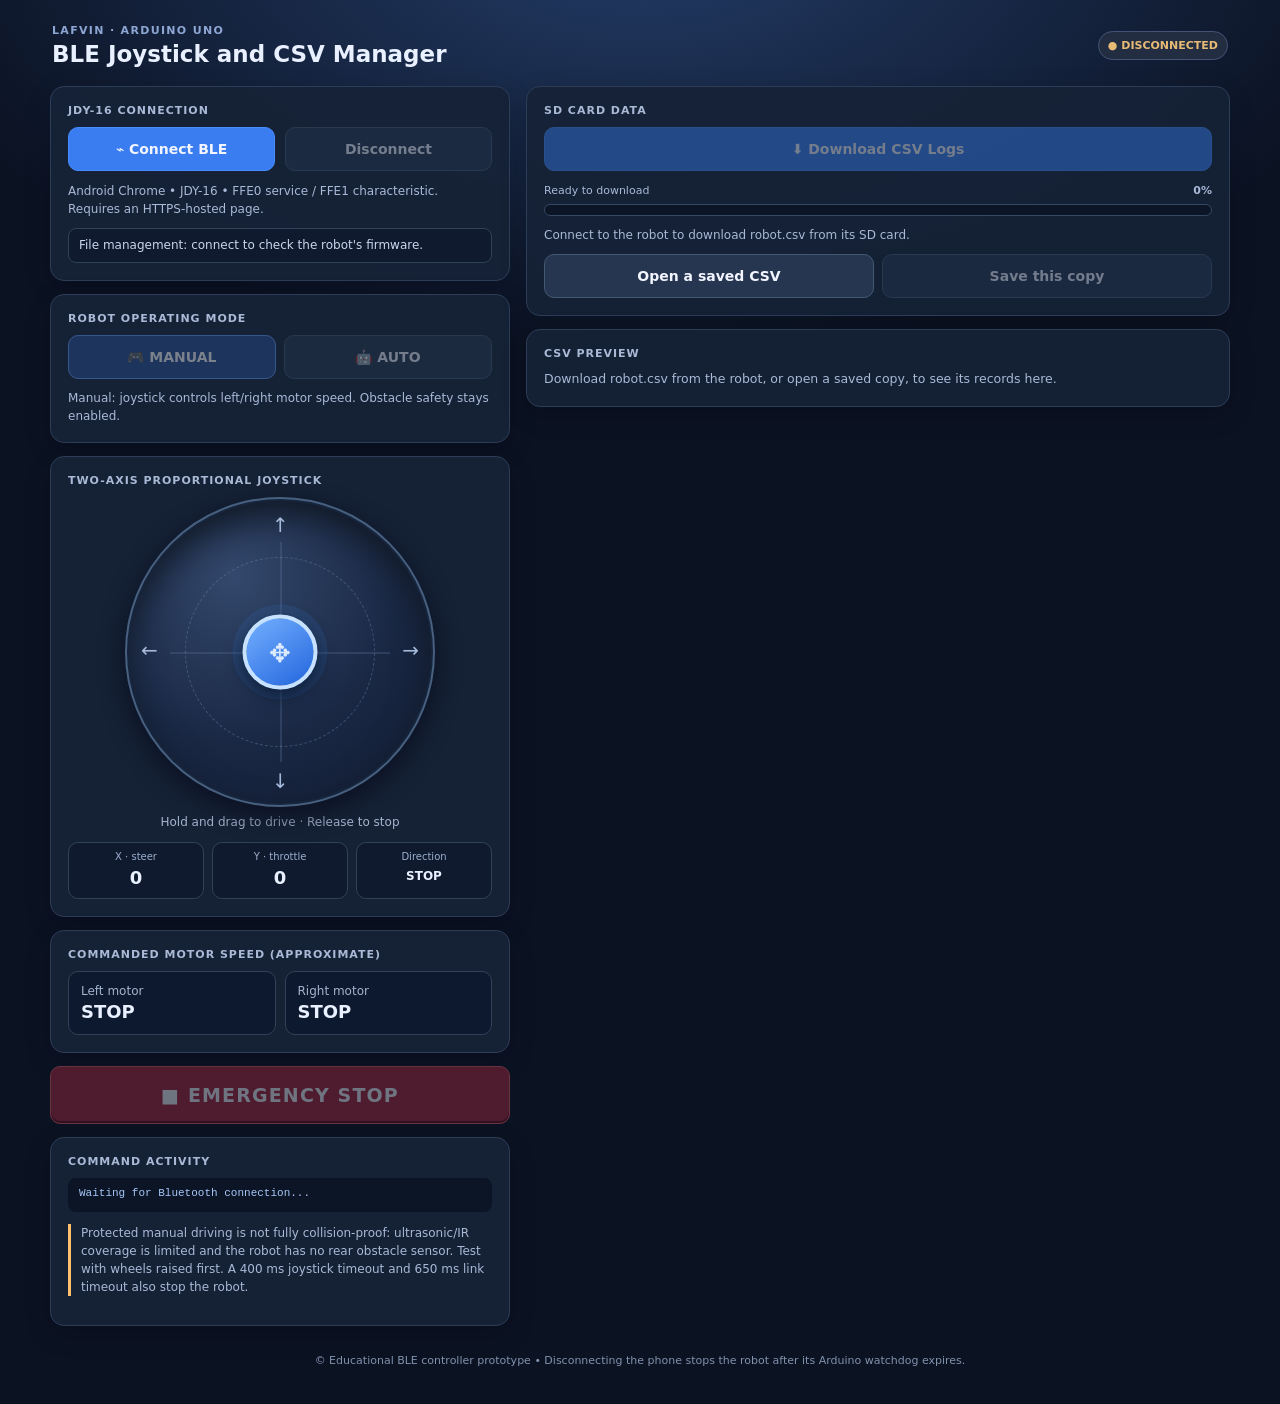
<file: Robot_Systems_Lab_Redesigned/lafvin_ble_controller_v2.html>
<!doctype html>
<html lang="en">
<head>
  <meta charset="utf-8">
  <meta name="viewport" content="width=device-width, initial-scale=1, viewport-fit=cover">
  <meta name="theme-color" content="#101b32">
  <title>LAFVIN Robot · BLE Joystick and CSV Manager</title>
  <style>
    :root{font-family:system-ui,-apple-system,BlinkMacSystemFont,"Segoe UI",sans-serif;color:#e9f0ff;background:#0b1222;color-scheme:dark;--amber:#ffc61a;--danger:#e65e69}
    *{box-sizing:border-box}body{margin:0;padding:18px 14px max(22px,env(safe-area-inset-bottom));min-height:100vh;background:radial-gradient(ellipse 80% 40% at 50% -5%,#233c67,#0b1222 75%)}
    main{max-width:460px;margin:0 auto}.head{display:flex;justify-content:space-between;align-items:center;gap:12px;margin:6px 2px 18px}
    .eyebrow{font-size:11px;letter-spacing:.12em;text-transform:uppercase;color:#8da6d3;font-weight:800}.head h1{font-size:23px;line-height:1.12;margin:5px 0 0}.small{font-size:12px;color:#a5b3ce}
    .pill{border:1px solid #445374;border-radius:40px;padding:7px 9px;font-size:11px;font-weight:800;white-space:nowrap;color:#e7ba75;background:#222d42}
    .pill.connected{border-color:#2c805b;color:#89e5b9;background:#143d30}
    .card{border:1px solid #2e3d57;background:rgba(22,34,55,.94);border-radius:14px;padding:17px;margin-bottom:13px;box-shadow:0 8px 26px #03070d33}
    .label{color:#a9b9d6;font-size:11px;font-weight:800;text-transform:uppercase;letter-spacing:.09em;margin-bottom:10px}
    button,.filebtn{cursor:pointer;touch-action:manipulation;border:1px solid #435873;border-radius:10px;background:#273650;color:#f2f5ff;font-size:14px;padding:12px 10px;font-weight:800;font-family:inherit;min-height:44px}
    button:disabled{opacity:.43;cursor:not-allowed}.btnprimary{background:#397df1;border-color:#478cff}.btnstop{width:100%;background:#a82b40;border-color:#e65e69;box-shadow:inset 0 -2px 0 #651320;font-size:19px;letter-spacing:.06em;padding:17px}
    .btndanger{background:#3a1820;border-color:var(--danger);color:#ffd5d9}.btndanger.solid{background:#a82b40;color:#fff}
    :focus-visible{outline:3px solid var(--amber);outline-offset:2px}
    .connectrow{display:grid;grid-template-columns:1fr 1fr;gap:10px}.seg{display:grid;grid-template-columns:1fr 1fr;gap:8px}.seg button.active{border-color:#61a0ff;background:#284e8f;color:white}
    .joywrap{display:flex;flex-direction:column;align-items:center;gap:8px;user-select:none;-webkit-user-select:none}.joyzone{position:relative;width:min(72vw,310px);aspect-ratio:1;touch-action:none;border-radius:50%;border:2px solid #476080;background:radial-gradient(circle at 35% 25%,#33486c,#1a2844 55%,#111b31);box-shadow:inset 0 0 0 2px #16253b,inset 0 16px 34px #111927,0 8px 24px #0b1022;overflow:hidden}
    .axisx,.axisy{position:absolute;background:#5e779e4a;pointer-events:none}.axisx{height:2px;left:14%;right:14%;top:50%}.axisy{width:2px;top:14%;bottom:14%;left:50%}
    .ring{position:absolute;inset:19%;border-radius:50%;border:1px dashed #6683a477;pointer-events:none}.thumb{position:absolute;left:50%;top:50%;width:75px;height:75px;transform:translate(-50%,-50%);background:linear-gradient(145deg,#73b0ff,#2365dd);border:4px solid #c7e2ff;border-radius:50%;box-shadow:0 8px 18px #07152dc0,0 0 0 10px #3d85ee20;pointer-events:none;display:grid;place-items:center}
    .thumb:after{content:"✥";font-size:26px;color:#dbeaff}.arrow{position:absolute;font-size:20px;color:#a4b8d9;pointer-events:none}.up{top:14px;left:calc(50% - 8px)}.down{bottom:12px;left:calc(50% - 8px)}.left{left:14px;top:calc(50% - 14px)}.right{right:14px;top:calc(50% - 14px)}
    .values{display:grid;grid-template-columns:repeat(3,1fr);gap:8px;width:100%}.value{border:1px solid #304158;background:#0f1a2e;border-radius:10px;text-align:center;padding:8px 6px}.value .title{font-size:10px;color:#9dafce;margin-bottom:3px}.value b{font-size:18px;line-height:1.4}
    .motorrow{display:grid;grid-template-columns:1fr 1fr;gap:9px}.motor{border-radius:10px;padding:12px;background:#0d192e;border:1px solid #304158}.motor .mvalue{font-size:18px;font-weight:800;margin-top:3px}
    .activity{font-family:ui-monospace,Consolas,monospace;border-radius:8px;background:#0b1525;padding:9px 11px;font-size:11px;color:#a7c7f9;min-height:34px;overflow-wrap:anywhere}
    .helper{line-height:1.5;color:#a9b9d6;font-size:12px}.warning{border-left:3px solid #ffc06e;padding-left:10px}.footer{font-size:11px;color:#8192ad;text-align:center;margin:15px 4px}
    .progress-wrap{display:block;margin-top:13px}.progress-meta{display:flex;justify-content:space-between;gap:10px;margin-bottom:7px;font-size:11px;color:#a9b9d6}.progress-track{height:12px;width:100%;overflow:hidden;border-radius:99px;background:#0b1525;border:1px solid #344764}.progress-fill{height:100%;width:0%;border-radius:99px;background:linear-gradient(90deg,#397df1,#62b6ff);transition:width .15s ease}.progress-fill.indeterminate{width:35%;animation:progressMove 1.1s ease-in-out infinite}.progress-fill.failed{background:#e65e69}.progress-fill.complete{background:#39b980}@keyframes progressMove{0%{transform:translateX(-110%)}100%{transform:translateX(310%)}}
    .fw{margin:10px 0 0;padding:8px 10px;border-radius:8px;background:#0f1a2e;border:1px solid #304158;font-size:12px;line-height:1.45;color:#c9d6ee}.fw.ok{border-color:#2c805b;color:#a6ecc8}.fw.no{border-color:#7a5b23;color:#f2d29b}
    .row2{display:grid;grid-template-columns:1fr 1fr;gap:8px;margin-top:10px}
    .filebtn{display:flex;align-items:center;justify-content:center;text-align:center}.filebtn input{position:absolute;width:1px;height:1px;opacity:0}
    .filebtn:focus-within{outline:3px solid var(--amber);outline-offset:2px}
    .summary{display:flex;flex-wrap:wrap;gap:6px 14px;font-size:12px;color:#c9d6ee;margin-bottom:10px}.summary b{color:#fff}
    .toolbar{display:flex;flex-wrap:wrap;gap:8px;align-items:center;margin-bottom:10px}.toolbar button{padding:8px 12px;min-height:40px;font-size:13px}
    .selcount{margin-left:auto;font-size:12px;font-weight:800;color:var(--amber)}
    .tablewrap{max-height:380px;overflow:auto;border:1px solid #304158;border-radius:8px;background:#0b1525}
    table{border-collapse:collapse;font:12px/1.35 ui-monospace,Consolas,monospace;min-width:100%}
    th,td{padding:6px 8px;border-bottom:1px solid #1d2a40;text-align:left;white-space:nowrap}
    thead th{position:sticky;top:0;background:#16233a;color:#cfe0ff;font-weight:700;z-index:1}
    tbody tr:hover{background:#13213a}tbody tr.sel{background:#3a1820}tbody tr.sel td{color:#ffd5d9}
    td.num,th.num{color:#7f93b5;text-align:right}
    .chk{width:20px;height:20px;accent-color:#e65e69}
    .pager{display:flex;justify-content:space-between;align-items:center;gap:8px;margin-top:10px;font-size:12px;color:#a9b9d6}.pager button{padding:8px 12px;min-height:40px;font-size:13px}
    .danger-zone{margin-top:14px;padding-top:12px;border-top:1px dashed #4a3340}
    .opstatus{margin:10px 0 0;font-size:12.5px;line-height:1.5}.opstatus.ok{color:#89e5b9}.opstatus.err{color:#ff9aa3}
    .empty{font-size:12.5px;color:#a9b9d6;line-height:1.5;margin:0}
    dialog{max-width:420px;width:calc(100% - 28px);border:1px solid #5a3a46;border-radius:14px;background:#141f33;color:#e9f0ff;padding:0}
    dialog::backdrop{background:#03070dcc}
    .dlg{padding:18px}.dlg h2{margin:0 0 10px;font-size:18px}.dlg p{font-size:13px;line-height:1.5;color:#c9d6ee;margin:0 0 10px}
    .dlg input[type=text]{width:100%;min-height:44px;border-radius:8px;border:1px solid #435873;background:#0b1525;color:#fff;font:16px ui-monospace,Consolas,monospace;padding:8px 10px}
    .dlg .actions{display:flex;justify-content:flex-end;gap:8px;margin-top:14px}
    @media (min-width:960px){
      main{max-width:1180px}
      .layout{display:grid;grid-template-columns:460px minmax(0,1fr);gap:16px;align-items:start}
      .col-right{position:sticky;top:12px}
      .tablewrap{max-height:520px}
    }
  </style>
</head>
<body>
<main>
  <div class="head"><div><div class="eyebrow">LAFVIN · Arduino Uno</div><h1>BLE Joystick and CSV Manager</h1></div><span id="status" class="pill">● DISCONNECTED</span></div>
  <div class="layout">
  <div class="col-left">
  <section class="card">
    <div class="label">JDY-16 connection</div>
    <div class="connectrow"><button id="connect" class="btnprimary">⌁ Connect BLE</button><button id="disconnect" disabled>Disconnect</button></div>
    <p class="helper" style="margin:11px 0 0">Android Chrome • JDY-16 • FFE0 service / FFE1 characteristic. Requires an HTTPS-hosted page.</p>
    <p id="fwStatus" class="fw">File management: connect to check the robot's firmware.</p>
  </section>
  <section class="card">
    <div class="label">Robot operating mode</div>
    <div class="seg"><button id="manual" class="active">🎮 MANUAL</button><button id="auto">🤖 AUTO</button></div>
    <p id="modeHelp" class="helper" style="margin:10px 0 0">Manual: joystick controls differential motor speeds. Obstacle safety stays enabled.</p>
  </section>
  <section class="card">
    <div class="label">Two-axis proportional joystick</div>
    <div class="joywrap"><div id="zone" class="joyzone" aria-label="Joystick touchpad">
      <div class="axisx"></div><div class="axisy"></div><div class="ring"></div>
      <div class="arrow up">↑</div><div class="arrow down">↓</div><div class="arrow left">←</div><div class="arrow right">→</div>
      <div class="thumb" id="thumb"></div>
    </div><span class="small">Hold and drag to drive · Release to stop</span></div>
    <div class="values" style="margin-top:13px"><div class="value"><div class="title">X · steer</div><b id="xval">0</b></div><div class="value"><div class="title">Y · throttle</div><b id="yval">0</b></div><div class="value"><div class="title">Direction</div><b id="direction" style="font-size:12px">STOP</b></div></div>
  </section>
  <section class="card"><div class="label">Commanded motor speed (approximate)</div><div class="motorrow"><div class="motor"><div class="small">Left motor</div><div id="leftMotor" class="mvalue">STOP</div></div><div class="motor"><div class="small">Right motor</div><div id="rightMotor" class="mvalue">STOP</div></div></div></section>
  <button id="stop" class="btnstop">■ EMERGENCY STOP</button>
  <section class="card" style="margin-top:13px"><div class="label">Command activity</div><div id="activity" class="activity">Waiting for Bluetooth connection...</div><p class="helper warning">Protected manual driving is not fully collision-proof: ultrasonic/IR coverage is limited and the robot has no rear obstacle sensor. Test with wheels raised first. A 400 ms joystick timeout and 650 ms link timeout also stop the robot.</p></section>
  </div>

  <div class="col-right">
  <section class="card">
    <div class="label">SD card data</div>
    <button id="downloadCsv" class="btnprimary" style="width:100%" disabled>⬇ Download CSV Logs</button>
    <div id="csvProgressWrap" class="progress-wrap" aria-live="polite">
      <div class="progress-meta"><span id="csvProgressLabel">Ready to download</span><strong id="csvProgressPercent">0%</strong></div>
      <div id="csvProgressTrack" class="progress-track" role="progressbar" aria-label="CSV download progress" aria-valuemin="0" aria-valuemax="100" aria-valuenow="0"><div id="csvProgressFill" class="progress-fill"></div></div>
    </div>
    <p id="downloadStatus" class="helper" style="margin:10px 0 0">Connect to the robot to download robot.csv from its SD card.</p>
    <div class="row2">
      <label class="filebtn" id="openFileLabel">Open a saved CSV<input id="openFile" type="file" accept=".csv,text/csv"></label>
      <button id="saveCopy" disabled>Save this copy</button>
    </div>
  </section>

  <section class="card" id="previewCard" aria-labelledby="previewTitle">
    <div class="label" id="previewTitle">CSV preview</div>
    <p id="previewEmpty" class="empty">Download robot.csv from the robot, or open a saved copy, to see its records here.</p>
    <div id="previewBody" hidden>
      <div class="summary" id="previewSummary"></div>
      <div class="toolbar">
        <button id="selectAll">Select all</button>
        <button id="deselectAll">Deselect all</button>
        <span class="selcount" id="selCount" aria-live="polite">0 selected</span>
      </div>
      <div class="tablewrap" id="tableWrap" tabindex="0" aria-label="CSV records, scrollable">
        <table><thead id="thead"></thead><tbody id="tbody"></tbody></table>
      </div>
      <div class="pager"><button id="prevPage">Previous 100</button><span id="pageInfo"></span><button id="nextPage">Next 100</button></div>
      <div class="danger-zone">
        <div class="label" style="color:#ff9aa3">Delete data on the robot's SD card</div>
        <div class="row2" style="margin-top:0">
          <button id="deleteSelected" class="btndanger" disabled>Delete selected records</button>
          <button id="deleteAll" class="btndanger solid" disabled>Delete entire file</button>
        </div>
        <div id="opProgressWrap" class="progress-wrap" hidden>
          <div class="progress-meta"><span id="opProgressLabel">Working…</span><strong id="opProgressPercent"></strong></div>
          <div id="opProgressTrack" class="progress-track" role="progressbar" aria-label="File operation progress" aria-valuemin="0" aria-valuemax="100"><div id="opProgressFill" class="progress-fill"></div></div>
        </div>
        <p id="opStatus" class="opstatus" role="status" aria-live="polite"></p>
        <p class="helper warning">Deleting needs the robot running lafvin_robot_with_ble_csv_manage.ino. The robot stops and pauses logging during any file operation. Keep this page open and the robot powered until it reports the result.</p>
      </div>
    </div>
  </section>
  </div>
  </div>
  <div class="footer">© Educational BLE controller prototype • Disconnecting the phone stops the robot after its Arduino watchdog expires.</div>
</main>

<dialog id="confirmDialog" aria-labelledby="dlgTitle">
  <form method="dialog" class="dlg">
    <h2 id="dlgTitle"></h2>
    <div id="dlgBody"></div>
    <div id="dlgTypeWrap" hidden>
      <p>Type <b>DELETE</b> to confirm.</p>
      <input id="dlgType" type="text" autocomplete="off" autocapitalize="characters" spellcheck="false" aria-label="Type DELETE to confirm">
    </div>
    <div class="actions">
      <button value="cancel" id="dlgCancel">Cancel</button>
      <button value="confirm" id="dlgConfirm" class="btndanger solid">Delete</button>
    </div>
  </form>
</dialog>

<script id="csv-tools">
'use strict';
/* Shared CSV helpers. These must match the firmware:
   CRC-16/CCITT-FALSE (poly 0x1021, init 0xFFFF) over the exact bytes of robot.csv,
   and selection masks of 64 lines, one bit per line, most significant bit first. */
function csvCrc16(text){
  let crc=0xFFFF;
  for(let i=0;i<text.length;i++){
    const code=text.charCodeAt(i);
    if(code>255)throw new Error('The CSV contains characters the robot could not have written.');
    crc^=code<<8;
    for(let bit=0;bit<8;bit++)crc=(crc&0x8000)?((crc<<1)^0x1021)&0xFFFF:(crc<<1)&0xFFFF;
  }
  return crc;
}
function csvCrcHex(text){return csvCrc16(text).toString(16).toUpperCase().padStart(4,'0')}
function csvMaskHex(selectedLines,startLine){
  let hex='';
  for(let byte=0;byte<8;byte++){
    let value=0;
    for(let bit=0;bit<8;bit++){
      const line=startLine+byte*8+bit;
      if(line>0&&selectedLines.has(line))value|=0x80>>bit;
    }
    hex+=value.toString(16).toUpperCase().padStart(2,'0');
  }
  return hex;
}
function csvRemoveLines(text,selectedLines){
  return text.split('\n').filter((line,index)=>!selectedLines.has(index)).join('\n');
}
</script>
<script>
'use strict';
// JDY-16 documented factory default BLE UUIDs (may have been changed by AT commands).
const SERVICE_UUID = 0xFFE0;
const DATA_UUID = 0xFFE1;
const SEND_EVERY_MS = 120; // Send periodic joystick packets / auto heartbeat.
const DEADZONE = 12;
const PAGE_SIZE = 100;
let device = null, characteristic = null, activeMode = 'MANUAL';
let coords = {x:0,y:0}, heldPointer = null;
let sending = false, urgentQueue = [], latestControl = null;
let csvDownloadActive = false, csvDownloadStarted = false, csvReceiveBuffer = '', csvTimeout = null, csvExpectedBytes = -1, canReceiveData = false;
// CSV preview and file management state
let fileOp = null, fileOpTimer = null, lineBuffer = '', firmwareSupportsFiles = false, versionTimer = null;
let csvText = '', csvLines = [], csvSource = '', selected = new Set(), page = 0, pending = null;
const $ = id => document.getElementById(id);

function connected(){return !!(device && device.gatt && device.gatt.connected && characteristic)}
function busy(){return csvDownloadActive || fileOp!==null}
function activity(text){$('activity').textContent = text}
function updateConnectUI(){
  const on = connected();
  $('connect').disabled = on;
  $('disconnect').disabled = !on || busy();
  $('manual').disabled = !on || busy();
  $('auto').disabled = !on || busy();
  $('stop').disabled = !on || busy();
  $('downloadCsv').disabled = !on || busy() || !canReceiveData;
  $('status').textContent = on ? '● CONNECTED' : '● DISCONNECTED';
  $('status').classList.toggle('connected',on);
  updateFileUI();
}
function updateModeUI(){
  $('manual').classList.toggle('active', activeMode==='MANUAL');
  $('auto').classList.toggle('active', activeMode==='AUTO');
  $('modeHelp').textContent=activeMode==='MANUAL' ? 'Manual: joystick controls left/right motor speed. Obstacle safety stays enabled.' : 'Auto: original obstacle avoidance decisions. The phone sends heartbeats; missing heartbeats trigger a stop.';
  $('zone').style.opacity=activeMode==='MANUAL'?'1':'.46';
}
function updateJoystickUI(){
  const r=$('zone').getBoundingClientRect(), travel=r.width*0.36;
  $('thumb').style.left=`calc(50% + ${coords.x*travel/100}px)`;
  $('thumb').style.top=`calc(50% - ${coords.y*travel/100}px)`;
  $('xval').textContent=coords.x;$('yval').textContent=coords.y;
  const x=Math.abs(coords.x)<=DEADZONE?0:coords.x;
  const y=Math.abs(coords.y)<=DEADZONE?0:coords.y;
  let name='STOP';
  if(x||y){name=Math.abs(y)>Math.abs(x)*1.4?(y>0?'FORWARD':'BACKWARD'):
    Math.abs(x)>Math.abs(y)*1.4?(x>0?'RIGHT':'LEFT'):'CURVE';}
  $('direction').textContent=activeMode==='AUTO'?'AUTO':name;
  const left=Math.max(-100,Math.min(100,y+x));
  const right=Math.max(-100,Math.min(100,y-x));
  function motorLabel(v){return activeMode==='AUTO'?'AUTO':Math.abs(v)<=DEADZONE?'STOP':(v>0?'FWD ':'REV ')+Math.abs(v)+'%'}
  $('leftMotor').textContent=motorLabel(left);$('rightMotor').textContent=motorLabel(right);
}
function setCoords(x,y){
  coords.x=Math.max(-100,Math.min(100,Math.round(x)));
  coords.y=Math.max(-100,Math.min(100,Math.round(y)));
  updateJoystickUI();
}
function resetJoystick(sendZero=true){
  heldPointer=null;setCoords(0,0);
  if(sendZero && connected() && activeMode==='MANUAL') postUrgent('J,0,0\n');
}
function postLatest(text){latestControl=text;void pump()}
function postUrgent(text){latestControl=null;urgentQueue.push(text);void pump()}
async function pump(){
  if(sending || !connected()) return;
  sending=true;
  try {
    while(connected() && (urgentQueue.length || latestControl!==null)){
      let packet;
      if(urgentQueue.length) packet=urgentQueue.shift();
      else {packet=latestControl;latestControl=null}
      const bytes=new TextEncoder().encode(packet);
      if(characteristic.properties.writeWithoutResponse && characteristic.writeValueWithoutResponse){
        await characteristic.writeValueWithoutResponse(bytes);
      } else if(characteristic.properties.write && characteristic.writeValueWithResponse){
        await characteristic.writeValueWithResponse(bytes);
      } else if(characteristic.writeValue){
        await characteristic.writeValue(bytes); // compatibility with earlier browsers
      } else throw Error('FFE1 is not writable');
      activity('Sent: '+packet.trim());
    }
  } catch(error){activity('Bluetooth write failed: '+(error.message||error));}
  finally {sending=false}
}

/* ---------- CSV download (unchanged protocol: D -> #CSV_BEGIN,<bytes> ... #CSV_END) ---------- */
function setCsvStatus(message){$('downloadStatus').textContent=message}
function updateCsvProgress(received, total, state='downloading'){
  const wrap=$('csvProgressWrap'), fill=$('csvProgressFill'), track=$('csvProgressTrack');
  wrap.style.display='block';
  fill.className='progress-fill';
  if(state==='waiting'){
    fill.classList.add('indeterminate');$('csvProgressLabel').textContent='Waiting for robot…';$('csvProgressPercent').textContent='—';
    track.removeAttribute('aria-valuenow');return;
  }
  const percent=total>0?Math.min(100,Math.floor(received/total*100)):(state==='complete'?100:0);
  fill.style.width=percent+'%';$('csvProgressPercent').textContent=percent+'%';
  $('csvProgressLabel').textContent=received.toLocaleString()+' / '+total.toLocaleString()+' bytes';
  track.setAttribute('aria-valuenow',String(percent));
  if(state==='complete'){fill.classList.add('complete');$('csvProgressLabel').textContent='Download complete';$('csvProgressPercent').textContent='100%';fill.style.width='100%';track.setAttribute('aria-valuenow','100');}
  if(state==='failed')fill.classList.add('failed');
}
function saveText(text,name){
  const blob=new Blob([text],{type:'text/csv;charset=utf-8'});
  const url=URL.createObjectURL(blob);
  const a=document.createElement('a');
  a.href=url;a.download=name;document.body.appendChild(a);a.click();a.remove();
  setTimeout(()=>URL.revokeObjectURL(url),1500);
}
function finishCsvDownload(success, message){
  if(csvTimeout!==null){clearTimeout(csvTimeout);csvTimeout=null;}
  csvDownloadActive=false;
  $('downloadCsv').textContent='⬇ Download CSV Logs';
  if(success){
    updateCsvProgress(csvExpectedBytes,csvExpectedBytes,'complete');
    saveText(csvReceiveBuffer,'robot.csv');
    setCsvStatus('Download complete. robot.csv was saved by your browser and is shown in the preview.');
    loadPreview(csvReceiveBuffer,'robot');
  }else{
    if(csvExpectedBytes>=0)updateCsvProgress(Math.min(new TextEncoder().encode(csvReceiveBuffer).length,csvExpectedBytes),csvExpectedBytes,'failed');
    else updateCsvProgress(0,0,'failed');
    setCsvStatus(message||'CSV download failed.');
  }
  csvReceiveBuffer='';csvDownloadStarted=false;csvExpectedBytes=-1;lineBuffer='';
  updateConnectUI();
}
function handleDownloadData(incoming){
  csvReceiveBuffer+=incoming;
  if(!csvDownloadStarted){
    const error=csvReceiveBuffer.indexOf('#CSV_ERROR_');
    const begin=csvReceiveBuffer.indexOf('#CSV_BEGIN,');
    if(error>=0 && (begin<0 || error<begin)){
      const lineEnd=csvReceiveBuffer.indexOf('\n',error);
      if(lineEnd>=0){finishCsvDownload(false,csvReceiveBuffer.slice(error,lineEnd).replace('\r',''));}
      return;
    }
    if(begin>=0){
      const headerEnd=csvReceiveBuffer.indexOf('\n',begin);
      if(headerEnd>=0){
        const header=csvReceiveBuffer.slice(begin,headerEnd).replace('\r','');
        const size=Number(header.substring('#CSV_BEGIN,'.length));
        if(!Number.isSafeInteger(size)||size<0){finishCsvDownload(false,'The robot sent an invalid CSV file size.');return;}
        csvExpectedBytes=size;
        csvReceiveBuffer=csvReceiveBuffer.slice(headerEnd+1);
        csvDownloadStarted=true;
        // At 9600-baud UART, allow generous transfer time plus startup margin.
        if(csvTimeout!==null)clearTimeout(csvTimeout);
        const transferTimeout=Math.min(60*60*1000,Math.max(60000,Math.ceil(size/600*1000)+30000));
        csvTimeout=setTimeout(()=>finishCsvDownload(false,'Timed out while receiving robot.csv. Reconnect and try again.'),transferTimeout);
        updateCsvProgress(0,size);
        setCsvStatus('Receiving robot.csv. Keep the page open until the transfer finishes.');
      }
    }
  }
  if(csvDownloadStarted){
    const receivedBytes=Math.min(new TextEncoder().encode(csvReceiveBuffer).length,csvExpectedBytes);
    updateCsvProgress(receivedBytes,csvExpectedBytes);
    const end=csvReceiveBuffer.indexOf('\n#CSV_END\n');
    if(end>=0){
      const csv=csvReceiveBuffer.slice(0,end);
      if(csv.length!==csvExpectedBytes){
        finishCsvDownload(false,'Incomplete CSV transfer: expected '+csvExpectedBytes+' bytes but received '+csv.length+'.');
      }else{
        csvReceiveBuffer=csv;
        finishCsvDownload(true);
      }
    }
  }
}
function handleBluetoothData(event){
  const incoming=new TextDecoder().decode(event.target.value);
  if(csvDownloadActive){handleDownloadData(incoming);return;}
  lineBuffer+=incoming;
  let end;
  while((end=lineBuffer.indexOf('\n'))>=0){
    const line=lineBuffer.slice(0,end).replace(/\r$/,'');
    lineBuffer=lineBuffer.slice(end+1);
    if(line)handleRobotLine(line);
  }
  if(lineBuffer.length>512)lineBuffer=lineBuffer.slice(-512);
}
function handleRobotLine(line){
  if(line.startsWith('#FW,')){
    clearTimeout(versionTimer);versionTimer=null;
    firmwareSupportsFiles=line==='#FW,RSL_CSV_MANAGE_1';
    setFirmwareStatus();updateFileUI();
    return;
  }
  if(fileOp==='rewrite'){handleRewriteLine(line);return;}
  if(fileOp==='deleteAll'){handleDeleteAllLine(line);return;}
  activity('Received: '+line.slice(0,80));
}
function beginCsvDownload(){
  if(!connected()||busy())return;
  if(!canReceiveData){setCsvStatus('This JDY-16 connection does not expose BLE notifications, so the website cannot receive the CSV file. Robot controls remain available.');return;}
  csvDownloadActive=true;csvDownloadStarted=false;csvReceiveBuffer='';
  activeMode='MANUAL';resetJoystick(false);updateModeUI();updateJoystickUI();
  $('downloadCsv').disabled=true;$('downloadCsv').textContent='Receiving CSV…';
  updateCsvProgress(0,0,'waiting');
  setCsvStatus('Request sent. The robot will stop while its SD card log is transferred.');
  updateConnectUI();
  csvTimeout=setTimeout(()=>finishCsvDownload(false,'Timed out waiting for the CSV file. Check the BLE notification support and reconnect.'),60000);
  postUrgent('D\n');
}
$('downloadCsv').addEventListener('click',beginCsvDownload);

/* ---------- CSV preview ---------- */
function loadPreview(text,source){
  csvText=text;csvSource=source;csvLines=text.split('\n');selected=new Set();page=0;
  renderPreview();
}
function dataLineIndexes(){
  // Line 0 is the header. A file that ends with a line break leaves an empty last element.
  const last=csvLines[csvLines.length-1]===''?csvLines.length-1:csvLines.length;
  const lines=[];for(let i=1;i<last;i++)lines.push(i);return lines;
}
function renderPreview(){
  const has=csvLines.length>0&&csvText!=='';
  $('previewEmpty').hidden=has;$('previewBody').hidden=!has;
  $('saveCopy').disabled=!has;
  if(!has){updateFileUI();return;}
  const header=csvLines[0].replace(/\r$/,'').split(',');
  const lines=dataLineIndexes();
  const pages=Math.max(1,Math.ceil(lines.length/PAGE_SIZE));
  page=Math.min(page,pages-1);
  $('previewSummary').innerHTML='';
  [['Records',lines.length.toLocaleString()],['Columns',String(header.length)],['Size',csvText.length.toLocaleString()+' bytes'],['Source',csvSource==='robot'?'Downloaded from robot':'Opened from this device']].forEach(([k,v])=>{
    const span=document.createElement('span');span.append(k+': ');const b=document.createElement('b');b.textContent=v;span.append(b);$('previewSummary').append(span);
  });
  const headRow=document.createElement('tr');
  const thSel=document.createElement('th');thSel.textContent='';thSel.setAttribute('aria-label','Select');headRow.append(thSel);
  const thNum=document.createElement('th');thNum.className='num';thNum.textContent='Line';headRow.append(thNum);
  header.forEach(name=>{const th=document.createElement('th');th.textContent=name;th.scope='col';headRow.append(th);});
  $('thead').replaceChildren(headRow);
  const frag=document.createDocumentFragment();
  lines.slice(page*PAGE_SIZE,(page+1)*PAGE_SIZE).forEach(index=>{
    const tr=document.createElement('tr');if(selected.has(index))tr.className='sel';
    const tdc=document.createElement('td');const box=document.createElement('input');box.type='checkbox';box.className='chk';box.dataset.line=index;box.checked=selected.has(index);box.disabled=busy();box.setAttribute('aria-label','Select line '+index);tdc.append(box);tr.append(tdc);
    const tdn=document.createElement('td');tdn.className='num';tdn.textContent=index;tr.append(tdn);
    csvLines[index].replace(/\r$/,'').split(',').forEach(value=>{const td=document.createElement('td');td.textContent=value;tr.append(td);});
    frag.append(tr);
  });
  $('tbody').replaceChildren(frag);
  $('pageInfo').textContent=lines.length?`Records ${Math.min(lines.length,page*PAGE_SIZE+1).toLocaleString()}–${Math.min(lines.length,(page+1)*PAGE_SIZE).toLocaleString()} of ${lines.length.toLocaleString()}`:'No records yet';
  $('prevPage').disabled=page===0;$('nextPage').disabled=page>=pages-1;
  updateSelectionUI();
}
function updateSelectionUI(){
  $('selCount').textContent=selected.size.toLocaleString()+' selected';
  updateFileUI();
}
$('tbody').addEventListener('change',event=>{
  const box=event.target.closest('input[data-line]');if(!box||busy())return;
  const line=Number(box.dataset.line);
  if(box.checked)selected.add(line);else selected.delete(line);
  box.closest('tr').classList.toggle('sel',box.checked);
  updateSelectionUI();
});
$('selectAll').addEventListener('click',()=>{if(busy())return;selected=new Set(dataLineIndexes());renderPreview();});
$('deselectAll').addEventListener('click',()=>{if(busy())return;selected=new Set();renderPreview();});
$('prevPage').addEventListener('click',()=>{page=Math.max(0,page-1);renderPreview();$('tableWrap').scrollTop=0;});
$('nextPage').addEventListener('click',()=>{page=page+1;renderPreview();$('tableWrap').scrollTop=0;});
$('saveCopy').addEventListener('click',()=>{if(csvText)saveText(csvText,'robot-backup-'+new Date().toISOString().slice(0,19).replace(/[:T]/g,'-')+'.csv');});
$('openFile').addEventListener('change',async event=>{
  const file=event.target.files&&event.target.files[0];event.target.value='';
  if(!file||busy())return;
  const buffer=new Uint8Array(await file.arrayBuffer());
  let text='';for(let i=0;i<buffer.length;i++)text+=String.fromCharCode(buffer[i]); // byte-exact, like the robot's file
  loadPreview(text,'file');
  setCsvStatus('Opened '+file.name+'. Deleting records works only if this copy still matches the start of robot.csv on the robot.');
});

/* ---------- file management ---------- */
function setFirmwareStatus(){
  const el=$('fwStatus');el.className='fw';
  if(!connected()){el.textContent='File management: connect to check the robot\'s firmware.';return;}
  if(!canReceiveData){el.classList.add('no');el.textContent='File management unavailable: this connection cannot receive replies from the robot.';return;}
  if(versionTimer!==null){el.textContent='Checking the robot\'s firmware…';return;}
  if(firmwareSupportsFiles){el.classList.add('ok');el.textContent='File management available (firmware RSL_CSV_MANAGE_1).';}
  else{el.classList.add('no');el.textContent='File management unavailable: upload lafvin_robot_with_ble_csv_manage.ino to delete records. Download still works.';}
}
function updateFileUI(){
  const ready=connected()&&canReceiveData&&firmwareSupportsFiles&&!busy();
  $('deleteSelected').disabled=!ready||selected.size===0||!csvText;
  $('deleteAll').disabled=!ready;
  $('selectAll').disabled=busy();$('deselectAll').disabled=busy();
  $('openFileLabel').style.opacity=busy()?'.43':'1';
  $('openFile').disabled=busy();
  document.querySelectorAll('#tbody input[data-line]').forEach(box=>{box.disabled=busy()});
}
function setOpStatus(text,kind=''){$('opStatus').textContent=text;$('opStatus').className='opstatus'+(kind?' '+kind:'');}
function setOpProgress(fraction,label){
  $('opProgressWrap').hidden=false;
  const fill=$('opProgressFill');fill.className='progress-fill';
  if(fraction===null){fill.classList.add('indeterminate');$('opProgressPercent').textContent='';$('opProgressTrack').removeAttribute('aria-valuenow');}
  else{const p=Math.max(0,Math.min(100,Math.floor(fraction*100)));fill.style.width=p+'%';$('opProgressPercent').textContent=p+'%';$('opProgressTrack').setAttribute('aria-valuenow',String(p));}
  $('opProgressLabel').textContent=label;
}
function armOpTimer(ms,message){
  clearTimeout(fileOpTimer);
  fileOpTimer=setTimeout(()=>finishFileOp(false,message),ms);
}
function beginFileOp(kind){
  fileOp=kind;lineBuffer='';
  activeMode='MANUAL';resetJoystick(false);updateModeUI();updateJoystickUI();
  updateConnectUI();renderPreview();
}
function finishFileOp(success,message){
  clearTimeout(fileOpTimer);fileOpTimer=null;
  const kind=fileOp;fileOp=null;pending=null;
  const fill=$('opProgressFill');fill.className='progress-fill '+(success?'complete':'failed');fill.style.width='100%';
  $('opProgressPercent').textContent=success?'100%':'';
  $('opProgressLabel').textContent=success?'Done':'Stopped';
  setOpStatus(message,success?'ok':'err');
  if(kind==='rewrite'&&!success&&connected())postUrgent('RWX\n'); // ends the robot's wait if it is still waiting for a selection
  updateConnectUI();renderPreview();
}
const errorText={
  SD_NOT_READY:'The robot reports that its SD card is not ready.',
  OPEN_FAILED:'The robot could not open robot.csv.',
  CHANGED:'robot.csv on the robot no longer matches this copy (it may have been changed or deleted). Download it again, then select the records again.',
  TMP_FAILED:'The robot could not create its temporary file.',
  READ_FAILED:'The robot could not read robot.csv.',
  WRITE_FAILED:'The robot could not write its temporary file.',
  TIMEOUT:'The robot stopped waiting for the selection.',
  CANCELLED:'The operation was cancelled.',
  COUNT_MISMATCH:'The number of records to delete did not match what the robot found.',
  VERIFY_FAILED:'The rewritten file failed its check on the card, so it was discarded.',
  REPLACE_FAILED:'The robot could not swap in the rewritten file.',
  ARGS:'The robot rejected the request.',
  REMOVE_FAILED:'The robot could not delete robot.csv.',
  STILL_PRESENT:'robot.csv was still on the card after the delete command.',
};
function handleRewriteLine(line){
  armOpTimer(30000,'No reply from the robot for 30 seconds. robot.csv was not confirmed as changed; download it again to check.');
  if(line==='#BUSY'){finishFileOp(false,'The robot is busy with another file operation. Nothing was deleted.');return;}
  if(line.startsWith('#RW_NEXT,')){
    const start=Number(line.slice(9));
    if(!Number.isSafeInteger(start)||start<0){finishFileOp(false,'The robot sent an unexpected reply. Nothing was confirmed as deleted.');return;}
    postUrgent('K,'+csvMaskHex(pending.lines,start)+'\n');
    setOpProgress(Math.min(1,start/Math.max(1,csvLines.length))*0.5,'Sending the selection, line '+start.toLocaleString());
    return;
  }
  if(line.startsWith('#RW_PROGRESS,')){
    const [pos,total]=line.slice(13).split(',').map(Number);
    if(total>0)setOpProgress(0.5+pos/total*0.4,'Rewriting robot.csv on the card');
    return;
  }
  if(line==='#RW_VERIFY'){
    // Re-reading the whole file over software SPI can take a while on large logs.
    armOpTimer(Math.max(60000,pending.bytes*5),'No reply from the robot while it checked the rewritten file. Download robot.csv to see whether it changed.');
    setOpProgress(0.92,'Checking the rewritten file');
    return;
  }
  if(line.startsWith('#RW_OK,')){
    const [deleted,newSize]=line.slice(7).split(',').map(Number);
    const removed=pending.lines;
    if(deleted!==pending.count){
      finishFileOp(true,`The robot reports ${deleted} records deleted (${pending.count} were selected). Download robot.csv again to check the result.`);
      return;
    }
    csvText=csvRemoveLines(csvText,removed);csvLines=csvText.split('\n');selected=new Set();
    finishFileOp(true,`Deleted ${deleted.toLocaleString()} ${deleted===1?'record':'records'}. The robot checked the rewritten robot.csv (${newSize.toLocaleString()} bytes, including any rows logged after your download).`);
    return;
  }
  if(line.startsWith('#RW_ERROR_')){
    const code=line.slice(10);
    if(code==='RESTORE_PENDING'){finishFileOp(false,'The new file could not be put in place and the original is stored as robot.bak. Logging is paused; switch the robot off and on to restore robot.csv automatically.');return;}
    finishFileOp(false,(errorText[code]||('Robot error '+code+'.'))+' robot.csv was left unchanged.');
  }
}
function handleDeleteAllLine(line){
  if(line==='#BUSY'){finishFileOp(false,'The robot is busy with another file operation. Nothing was deleted.');return;}
  if(line.startsWith('#DEL_OK,')){
    const size=Number(line.slice(8));
    csvText='';csvLines=[];selected=new Set();
    finishFileOp(true,`robot.csv was deleted and recreated with only its header (${size} bytes). New records are logged from now on.`);
    return;
  }
  if(line.startsWith('#DEL_ERROR_')){
    const code=line.slice(11);
    if(code==='RECREATE_FAILED'||code==='HEADER_FAILED'){finishFileOp(false,'robot.csv was deleted, but the robot could not create a new file, so logging is paused. Restart the robot to try again.');return;}
    finishFileOp(false,(errorText[code]||('Robot error '+code+'.'))+' Nothing was deleted.');
  }
}
function confirmAction({title,body,requireType,confirmLabel}){
  return new Promise(resolve=>{
    const dlg=$('confirmDialog');
    $('dlgTitle').textContent=title;
    $('dlgBody').replaceChildren(...body.map(text=>{const p=document.createElement('p');p.textContent=text;return p;}));
    $('dlgTypeWrap').hidden=!requireType;$('dlgType').value='';
    $('dlgConfirm').textContent=confirmLabel;
    $('dlgConfirm').disabled=!!requireType;
    const onInput=()=>{$('dlgConfirm').disabled=$('dlgType').value.trim().toUpperCase()!=='DELETE'};
    $('dlgType').addEventListener('input',onInput);
    dlg.addEventListener('close',()=>{$('dlgType').removeEventListener('input',onInput);resolve(dlg.returnValue==='confirm');},{once:true});
    dlg.returnValue='cancel';dlg.showModal();
    (requireType?$('dlgType'):$('dlgCancel')).focus();
  });
}
$('deleteSelected').addEventListener('click',async()=>{
  if(busy()||!selected.size||!csvText)return;
  if(!csvText.endsWith('\n')){setOpStatus('This copy does not end at a complete record, so it cannot be matched to the robot\'s file. Download it again.','err');return;}
  let crc;
  try{crc=csvCrcHex(csvText);}catch(error){setOpStatus(error.message,'err');return;}
  const count=selected.size;
  const ok=await confirmAction({
    title:`Delete ${count.toLocaleString()} ${count===1?'record':'records'}?`,
    body:[
      'They will be removed from robot.csv on the robot\'s SD card. Records logged after your download are kept.',
      'The robot writes the kept records to a temporary file, checks it, and only then replaces robot.csv.',
      'Your copy on this device stays as a backup. Use "Save this copy" first if you have not saved it.'
    ],
    confirmLabel:'Delete selected'
  });
  if(!ok||busy()||!connected())return;
  pending={lines:new Set(selected),count,bytes:csvText.length};
  beginFileOp('rewrite');
  setOpProgress(null,'Waiting for the robot');
  setOpStatus('Robot stopped. Matching your copy with robot.csv…');
  armOpTimer(30000,'No reply from the robot for 30 seconds. robot.csv was not confirmed as changed; download it again to check.');
  postUrgent(`RW,${pending.bytes},${crc},${count}\n`);
});
$('deleteAll').addEventListener('click',async()=>{
  if(busy())return;
  const ok=await confirmAction({
    title:'Delete the entire robot.csv?',
    body:[
      'Every record on the robot\'s SD card will be removed. The robot then creates a new robot.csv that holds only the column header.',
      'This cannot be undone on the robot. Download and save a copy first if you need the data.'
    ],
    requireType:true,
    confirmLabel:'Delete entire file'
  });
  if(!ok||busy()||!connected())return;
  beginFileOp('deleteAll');
  setOpProgress(null,'Deleting robot.csv');
  setOpStatus('Robot stopped. Waiting for the robot to confirm…');
  armOpTimer(20000,'No reply from the robot. robot.csv was not confirmed as deleted; download it to check.');
  postUrgent('DELALL\n');
});

/* ---------- connection and controls ---------- */
function onDisconnected(){
  if(csvDownloadActive)finishCsvDownload(false,'Bluetooth disconnected before the CSV download completed.');
  if(fileOp)finishFileOp(false,'Bluetooth disconnected before the robot reported a result. Reconnect and download robot.csv to check it.');
  clearTimeout(versionTimer);versionTimer=null;firmwareSupportsFiles=false;
  characteristic=null;device=null;canReceiveData=false;urgentQueue=[];latestControl=null;
  resetJoystick(false);activeMode='MANUAL';updateModeUI();updateJoystickUI();updateConnectUI();setFirmwareStatus();
  activity('Disconnected. Arduino watchdog will stop motors.');
}
$('connect').addEventListener('click',async()=>{
  if(!navigator.bluetooth){activity('Web Bluetooth not available. Open this page through HTTPS in Chrome for Android.');return}
  try{
    activity('Choose JDY-16 from the BLE device picker...');
    // requestDevice MUST be invoked as a direct result of tapping Connect.
    const chosen=await navigator.bluetooth.requestDevice({acceptAllDevices:true,optionalServices:[SERVICE_UUID]});
    chosen.addEventListener('gattserverdisconnected',onDisconnected);
    device=chosen; // Keep a reference so errors can disconnect cleanly.
    const server=await chosen.gatt.connect();
    const service=await server.getPrimaryService(SERVICE_UUID);
    const found=await service.getCharacteristic(DATA_UUID);
    if(!found.properties.write && !found.properties.writeWithoutResponse){
      throw Error('FFE1 does not report write support; check module UUID configuration.');
    }
    canReceiveData=false;
    if(found.properties.notify || found.properties.indicate){
      try{
        await found.startNotifications();
        found.addEventListener('characteristicvaluechanged',handleBluetoothData);
        canReceiveData=true;
      }catch(notificationError){
        canReceiveData=false; // Keep ordinary joystick control available even if receive is unsupported.
      }
    }
    device=chosen;characteristic=found;activeMode='MANUAL';resetJoystick(false);
    updateModeUI();
    firmwareSupportsFiles=false;
    postUrgent('M\n');postUrgent('J,0,0\n');
    if(canReceiveData){
      versionTimer=setTimeout(()=>{versionTimer=null;firmwareSupportsFiles=false;setFirmwareStatus();updateFileUI();},3000);
      postUrgent('V\n');
    }
    updateConnectUI();setFirmwareStatus();
    activity('Connected to '+(device.name||'BLE device')+'; MANUAL and STOP sent.'+(canReceiveData?' CSV download ready.':' CSV download unavailable: BLE notifications not supported.'));
  } catch(error){
    activity('Connection failed: '+(error.message||error)+'. Verify JDY-16 default UUIDs and that no other app is connected.');
    if(device && device.gatt && device.gatt.connected)device.gatt.disconnect();
    onDisconnected();
  }
});
$('disconnect').addEventListener('click',()=>{
  if(!connected()||busy())return;
  postUrgent('S\n');
  const toDisconnect=device;
  // Allow the STOP packet an opportunity to transmit; watchdog is backup.
  setTimeout(()=>{if(toDisconnect && toDisconnect.gatt.connected)toDisconnect.gatt.disconnect()},250);
});
$('manual').addEventListener('click',()=>{
  if(busy())return;
  activeMode='MANUAL';resetJoystick(false);updateModeUI();updateJoystickUI();
  if(connected()){postUrgent('M\n');postUrgent('J,0,0\n')}
});
$('auto').addEventListener('click',()=>{
  if(busy())return;
  activeMode='AUTO';resetJoystick(false);updateModeUI();updateJoystickUI();
  if(connected())postUrgent('A\n');
});
$('stop').addEventListener('click',()=>{
  if(busy())return;
  activeMode='MANUAL';resetJoystick(false);updateModeUI();updateJoystickUI();
  if(connected())postUrgent('S\n');
  else activity('Not connected; robot should remain stopped.');
});
const zone=$('zone');
function positionFromPointer(e){
  const r=zone.getBoundingClientRect(), cx=r.left+r.width/2, cy=r.top+r.height/2;
  let dx=e.clientX-cx,dy=cy-e.clientY;
  const maxRadius=r.width*.36;
  const distance=Math.hypot(dx,dy);
  if(distance>maxRadius){dx=dx*maxRadius/distance;dy=dy*maxRadius/distance}
  setCoords(dx/maxRadius*100,dy/maxRadius*100);
}
zone.addEventListener('pointerdown',e=>{
  if(busy()||activeMode!=='MANUAL')return;
  e.preventDefault();heldPointer=e.pointerId;
  zone.setPointerCapture(e.pointerId);positionFromPointer(e);
});
zone.addEventListener('pointermove',e=>{
  if(activeMode!=='MANUAL'||heldPointer!==e.pointerId)return;
  e.preventDefault();positionFromPointer(e);
});
function release(e){
  if(heldPointer!==e.pointerId)return;
  resetJoystick(true);
}
zone.addEventListener('pointerup',release);
zone.addEventListener('pointercancel',release);
zone.addEventListener('lostpointercapture',release);
setInterval(()=>{
  if(!connected() || busy())return;
  if(activeMode==='MANUAL')postLatest(`J,${coords.x},${coords.y}\n`);
  else postLatest('H\n');
},SEND_EVERY_MS);
document.addEventListener('visibilitychange',()=>{
  if(document.hidden && !busy()){activeMode='MANUAL';resetJoystick(false);updateModeUI();updateJoystickUI();if(connected())postUrgent('S\n')}
});
window.addEventListener('pagehide',()=>{if(connected()&&!busy())postUrgent('S\n')});
updateConnectUI();updateModeUI();updateJoystickUI();renderPreview();setFirmwareStatus();
if(!window.isSecureContext)activity('This file must be hosted on HTTPS (e.g., GitHub Pages) for Chrome Bluetooth access.');
</script>
</body>
</html>
</file>
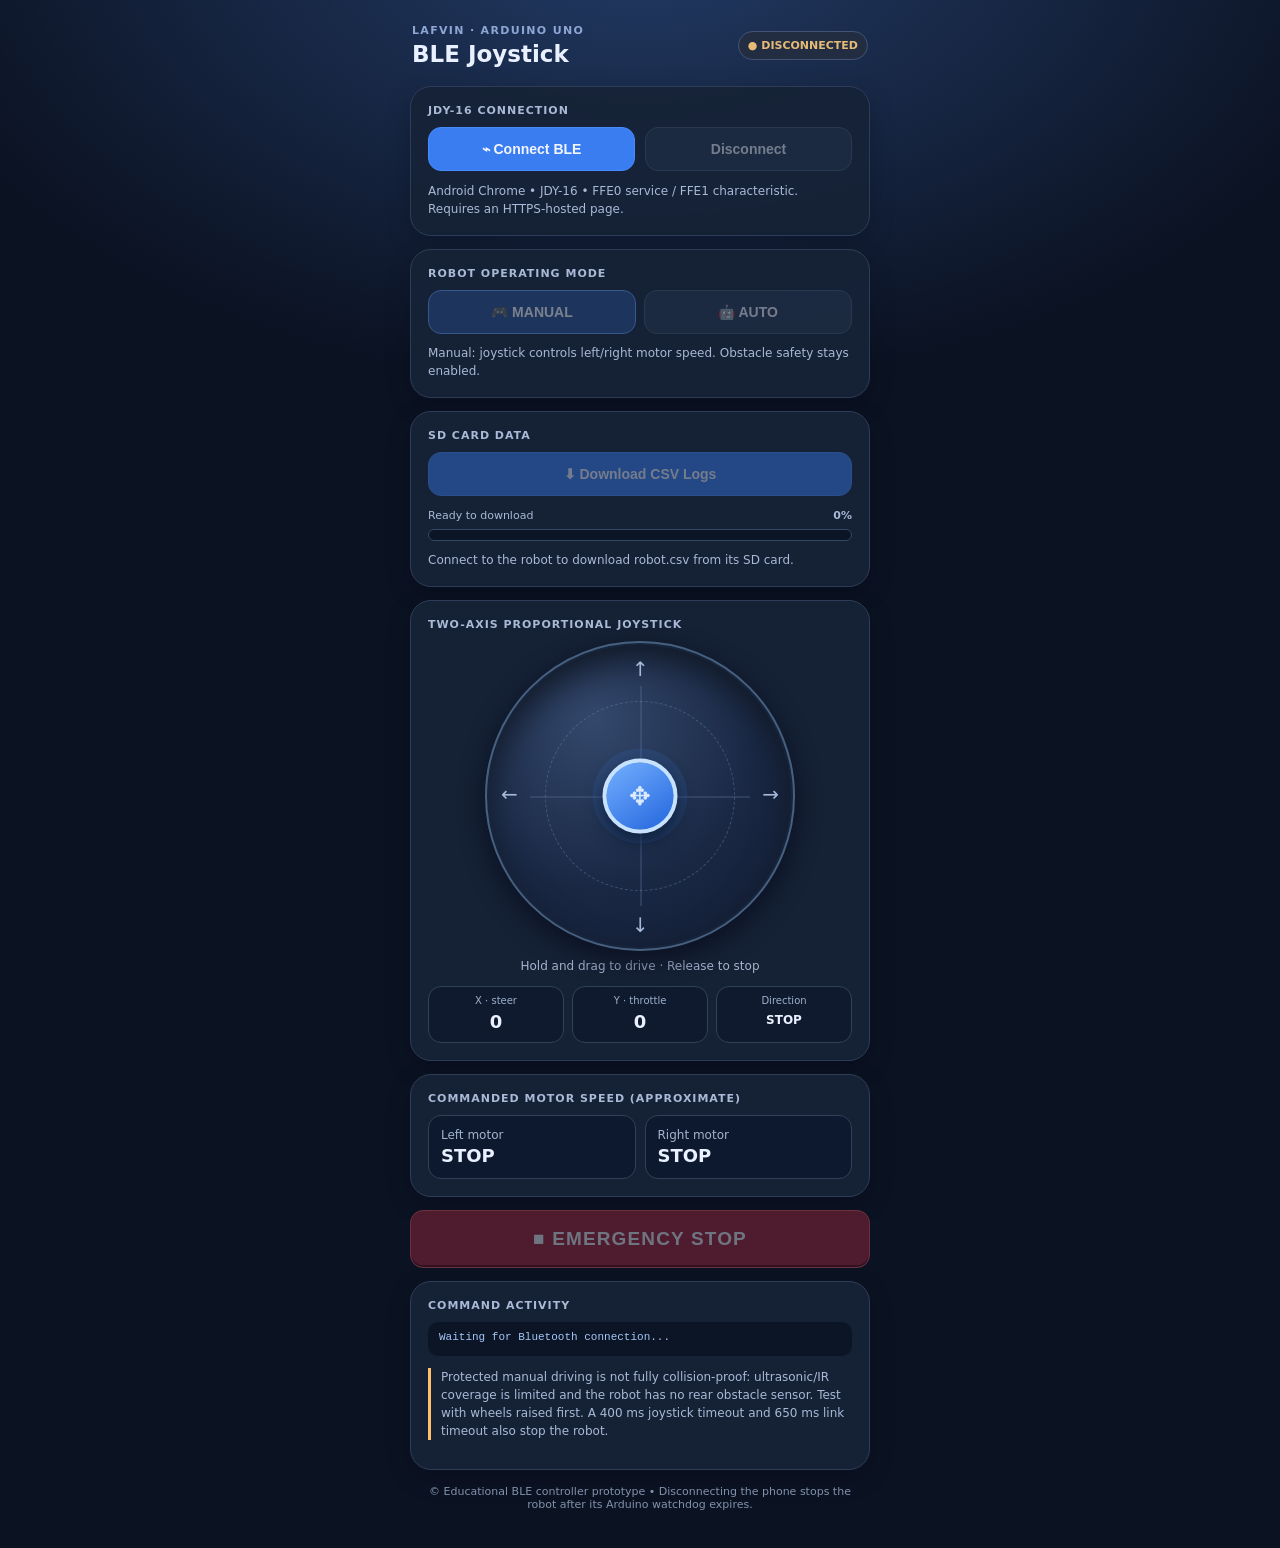
<file: Robot_Systems_Lab_Redesigned/lafvin_ble_controller_with_csv_progress-1.html>
<!doctype html>
<html lang="en">
<head>
  <meta charset="utf-8">
  <meta name="viewport" content="width=device-width, initial-scale=1, maximum-scale=1, viewport-fit=cover">
  <meta name="theme-color" content="#101b32">
  <title>LAFVIN Robot · BLE Joystick</title>
  <style>
    :root{font-family:system-ui,-apple-system,BlinkMacSystemFont,"Segoe UI",sans-serif;color:#e9f0ff;background:#0b1222;color-scheme:dark}
    *{box-sizing:border-box}body{margin:0;padding:18px 14px max(22px,env(safe-area-inset-bottom));min-height:100vh;background:radial-gradient(ellipse 80% 40% at 50% -5%,#233c67,#0b1222 75%)}
    main{max-width:460px;margin:0 auto}.head{display:flex;justify-content:space-between;align-items:center;gap:12px;margin:6px 2px 18px}
    .eyebrow{font-size:11px;letter-spacing:.12em;text-transform:uppercase;color:#8da6d3;font-weight:800}.head h1{font-size:23px;line-height:1.12;margin:5px 0 0}.small{font-size:12px;color:#a5b3ce}
    .pill{border:1px solid #445374;border-radius:40px;padding:7px 9px;font-size:11px;font-weight:800;white-space:nowrap;color:#e7ba75;background:#222d42}
    .pill.connected{border-color:#2c805b;color:#89e5b9;background:#143d30}
    .card{border:1px solid #2e3d57;background:rgba(22,34,55,.94);border-radius:21px;padding:17px;margin-bottom:13px;box-shadow:0 8px 26px #03070d33}
    .label{color:#a9b9d6;font-size:11px;font-weight:800;text-transform:uppercase;letter-spacing:.09em;margin-bottom:10px}
    button{cursor:pointer;touch-action:manipulation;border:1px solid #435873;border-radius:13px;background:#273650;color:#f2f5ff;font-size:14px;padding:13px 10px;font-weight:800}
    button:disabled{opacity:.43;cursor:not-allowed}.btnprimary{background:#397df1;border-color:#478cff}.btnstop{width:100%;background:#a82b40;border-color:#e65e69;box-shadow:inset 0 -2px 0 #651320;font-size:19px;letter-spacing:.06em;padding:17px}
    .connectrow{display:grid;grid-template-columns:1fr 1fr;gap:10px}.seg{display:grid;grid-template-columns:1fr 1fr;gap:8px}.seg button.active{border-color:#61a0ff;background:#284e8f;color:white}
    .joywrap{display:flex;flex-direction:column;align-items:center;gap:8px;user-select:none;-webkit-user-select:none}.joyzone{position:relative;width:min(72vw,310px);aspect-ratio:1;touch-action:none;border-radius:50%;border:2px solid #476080;background:radial-gradient(circle at 35% 25%,#33486c,#1a2844 55%,#111b31);box-shadow:inset 0 0 0 2px #16253b,inset 0 16px 34px #111927,0 8px 24px #0b1022;overflow:hidden}
    .axisx,.axisy{position:absolute;background:#5e779e4a;pointer-events:none}.axisx{height:2px;left:14%;right:14%;top:50%}.axisy{width:2px;top:14%;bottom:14%;left:50%}
    .ring{position:absolute;inset:19%;border-radius:50%;border:1px dashed #6683a477;pointer-events:none}.thumb{position:absolute;left:50%;top:50%;width:75px;height:75px;transform:translate(-50%,-50%);background:linear-gradient(145deg,#73b0ff,#2365dd);border:4px solid #c7e2ff;border-radius:50%;box-shadow:0 8px 18px #07152dc0,0 0 0 10px #3d85ee20;pointer-events:none;display:grid;place-items:center}
    .thumb:after{content:"✥";font-size:26px;color:#dbeaff}.arrow{position:absolute;font-size:20px;color:#a4b8d9;pointer-events:none}.up{top:14px;left:calc(50% - 8px)}.down{bottom:12px;left:calc(50% - 8px)}.left{left:14px;top:calc(50% - 14px)}.right{right:14px;top:calc(50% - 14px)}
    .values{display:grid;grid-template-columns:repeat(3,1fr);gap:8px;width:100%}.value{border:1px solid #304158;background:#0f1a2e;border-radius:13px;text-align:center;padding:8px 6px}.value .title{font-size:10px;color:#9dafce;margin-bottom:3px}.value b{font-size:18px;line-height:1.4}
    .motorrow{display:grid;grid-template-columns:1fr 1fr;gap:9px}.motor{border-radius:13px;padding:12px;background:#0d192e;border:1px solid #304158}.motor .mvalue{font-size:18px;font-weight:800;margin-top:3px}
    .activity{font-family:ui-monospace,Consolas,monospace;border-radius:10px;background:#0b1525;padding:9px 11px;font-size:11px;color:#a7c7f9;min-height:34px;overflow-wrap:anywhere}
    .helper{line-height:1.5;color:#a9b9d6;font-size:12px}.warning{border-left:3px solid #ffc06e;padding-left:10px}.footer{font-size:11px;color:#8192ad;text-align:center;margin:15px 4px}
    .progress-wrap{display:block;margin-top:13px}.progress-meta{display:flex;justify-content:space-between;gap:10px;margin-bottom:7px;font-size:11px;color:#a9b9d6}.progress-track{height:12px;width:100%;overflow:hidden;border-radius:99px;background:#0b1525;border:1px solid #344764}.progress-fill{height:100%;width:0%;border-radius:99px;background:linear-gradient(90deg,#397df1,#62b6ff);transition:width .15s ease}.progress-fill.indeterminate{width:35%;animation:progressMove 1.1s ease-in-out infinite}.progress-fill.failed{background:#e65e69}.progress-fill.complete{background:#39b980}@keyframes progressMove{0%{transform:translateX(-110%)}100%{transform:translateX(310%)}}
  </style>
</head>
<body>
<main>
  <div class="head"><div><div class="eyebrow">LAFVIN · Arduino Uno</div><h1>BLE Joystick</h1></div><span id="status" class="pill">● DISCONNECTED</span></div>
  <section class="card">
    <div class="label">JDY-16 connection</div>
    <div class="connectrow"><button id="connect" class="btnprimary">⌁ Connect BLE</button><button id="disconnect" disabled>Disconnect</button></div>
    <p class="helper" style="margin:11px 0 0">Android Chrome • JDY-16 • FFE0 service / FFE1 characteristic. Requires an HTTPS-hosted page.</p>
  </section>
  <section class="card">
    <div class="label">Robot operating mode</div>
    <div class="seg"><button id="manual" class="active">🎮 MANUAL</button><button id="auto">🤖 AUTO</button></div>
    <p id="modeHelp" class="helper" style="margin:10px 0 0">Manual: joystick controls differential motor speeds. Obstacle safety stays enabled.</p>
  </section>
  <section class="card">
    <div class="label">SD card data</div>
    <button id="downloadCsv" class="btnprimary" style="width:100%" disabled>⬇ Download CSV Logs</button>
    <div id="csvProgressWrap" class="progress-wrap" aria-live="polite">
      <div class="progress-meta"><span id="csvProgressLabel">Ready to download</span><strong id="csvProgressPercent">0%</strong></div>
      <div id="csvProgressTrack" class="progress-track" role="progressbar" aria-label="CSV download progress" aria-valuemin="0" aria-valuemax="100" aria-valuenow="0"><div id="csvProgressFill" class="progress-fill"></div></div>
    </div>
    <p id="downloadStatus" class="helper" style="margin:10px 0 0">Connect to the robot to download robot.csv from its SD card.</p>
  </section>
  <section class="card">
    <div class="label">Two-axis proportional joystick</div>
    <div class="joywrap"><div id="zone" class="joyzone" aria-label="Joystick touchpad">
      <div class="axisx"></div><div class="axisy"></div><div class="ring"></div>
      <div class="arrow up">↑</div><div class="arrow down">↓</div><div class="arrow left">←</div><div class="arrow right">→</div>
      <div class="thumb" id="thumb"></div>
    </div><span class="small">Hold and drag to drive · Release to stop</span></div>
    <div class="values" style="margin-top:13px"><div class="value"><div class="title">X · steer</div><b id="xval">0</b></div><div class="value"><div class="title">Y · throttle</div><b id="yval">0</b></div><div class="value"><div class="title">Direction</div><b id="direction" style="font-size:12px">STOP</b></div></div>
  </section>
  <section class="card"><div class="label">Commanded motor speed (approximate)</div><div class="motorrow"><div class="motor"><div class="small">Left motor</div><div id="leftMotor" class="mvalue">STOP</div></div><div class="motor"><div class="small">Right motor</div><div id="rightMotor" class="mvalue">STOP</div></div></div></section>
  <button id="stop" class="btnstop">■ EMERGENCY STOP</button>
  <section class="card" style="margin-top:13px"><div class="label">Command activity</div><div id="activity" class="activity">Waiting for Bluetooth connection...</div><p class="helper warning">Protected manual driving is not fully collision-proof: ultrasonic/IR coverage is limited and the robot has no rear obstacle sensor. Test with wheels raised first. A 400 ms joystick timeout and 650 ms link timeout also stop the robot.</p></section>
  <div class="footer">© Educational BLE controller prototype • Disconnecting the phone stops the robot after its Arduino watchdog expires.</div>
</main>
<script>
'use strict';
// JDY-16 documented factory default BLE UUIDs (may have been changed by AT commands).
const SERVICE_UUID = 0xFFE0;
const DATA_UUID = 0xFFE1;
const SEND_EVERY_MS = 120; // Send periodic joystick packets / auto heartbeat.
const DEADZONE = 12;
let device = null, characteristic = null, activeMode = 'MANUAL';
let coords = {x:0,y:0}, heldPointer = null;
let sending = false, urgentQueue = [], latestControl = null;
let csvDownloadActive = false, csvDownloadStarted = false, csvReceiveBuffer = '', csvTimeout = null, csvExpectedBytes = -1, canReceiveData = false;
const $ = id => document.getElementById(id);

function connected(){return !!(device && device.gatt && device.gatt.connected && characteristic)}
function activity(text){$('activity').textContent = text}
function updateConnectUI(){
  const on = connected();
  $('connect').disabled = on;
  $('disconnect').disabled = !on || csvDownloadActive;
  $('manual').disabled = !on || csvDownloadActive;
  $('auto').disabled = !on || csvDownloadActive;
  $('stop').disabled = !on || csvDownloadActive;
  $('downloadCsv').disabled = !on || csvDownloadActive || !canReceiveData;
  $('status').textContent = on ? '● CONNECTED' : '● DISCONNECTED';
  $('status').classList.toggle('connected',on);
}
function updateModeUI(){
  $('manual').classList.toggle('active', activeMode==='MANUAL');
  $('auto').classList.toggle('active', activeMode==='AUTO');
  $('modeHelp').textContent=activeMode==='MANUAL' ? 'Manual: joystick controls left/right motor speed. Obstacle safety stays enabled.' : 'Auto: original obstacle avoidance decisions. The phone sends heartbeats; missing heartbeats trigger a stop.';
  $('zone').style.opacity=activeMode==='MANUAL'?'1':'.46';
}
function updateJoystickUI(){
  const r=$('zone').getBoundingClientRect(), travel=r.width*0.36;
  $('thumb').style.left=`calc(50% + ${coords.x*travel/100}px)`;
  $('thumb').style.top=`calc(50% - ${coords.y*travel/100}px)`;
  $('xval').textContent=coords.x;$('yval').textContent=coords.y;
  const x=Math.abs(coords.x)<=DEADZONE?0:coords.x;
  const y=Math.abs(coords.y)<=DEADZONE?0:coords.y;
  let name='STOP';
  if(x||y){name=Math.abs(y)>Math.abs(x)*1.4?(y>0?'FORWARD':'BACKWARD'):
    Math.abs(x)>Math.abs(y)*1.4?(x>0?'RIGHT':'LEFT'):'CURVE';}
  $('direction').textContent=activeMode==='AUTO'?'AUTO':name;
  const left=Math.max(-100,Math.min(100,y+x));
  const right=Math.max(-100,Math.min(100,y-x));
  function motorLabel(v){return activeMode==='AUTO'?'AUTO':Math.abs(v)<=DEADZONE?'STOP':(v>0?'FWD ':'REV ')+Math.abs(v)+'%'}
  $('leftMotor').textContent=motorLabel(left);$('rightMotor').textContent=motorLabel(right);
}
function setCoords(x,y){
  coords.x=Math.max(-100,Math.min(100,Math.round(x)));
  coords.y=Math.max(-100,Math.min(100,Math.round(y)));
  updateJoystickUI();
}
function resetJoystick(sendZero=true){
  heldPointer=null;setCoords(0,0);
  if(sendZero && connected() && activeMode==='MANUAL') postUrgent('J,0,0\n');
}
function postLatest(text){latestControl=text;void pump()}
function postUrgent(text){latestControl=null;urgentQueue.push(text);void pump()}
async function pump(){
  if(sending || !connected()) return;
  sending=true;
  try {
    while(connected() && (urgentQueue.length || latestControl!==null)){
      let packet;
      if(urgentQueue.length) packet=urgentQueue.shift();
      else {packet=latestControl;latestControl=null}
      const bytes=new TextEncoder().encode(packet);
      if(characteristic.properties.writeWithoutResponse && characteristic.writeValueWithoutResponse){
        await characteristic.writeValueWithoutResponse(bytes);
      } else if(characteristic.properties.write && characteristic.writeValueWithResponse){
        await characteristic.writeValueWithResponse(bytes);
      } else if(characteristic.writeValue){
        await characteristic.writeValue(bytes); // compatibility with earlier browsers
      } else throw Error('FFE1 is not writable');
      activity('Sent: '+packet.trim());
    }
  } catch(error){activity('Bluetooth write failed: '+(error.message||error));}
  finally {sending=false}
}
function setCsvStatus(message){$('downloadStatus').textContent=message}
function updateCsvProgress(received, total, state='downloading'){
  const wrap=$('csvProgressWrap'), fill=$('csvProgressFill'), track=$('csvProgressTrack');
  wrap.style.display='block';
  fill.className='progress-fill';
  if(state==='waiting'){
    fill.classList.add('indeterminate');$('csvProgressLabel').textContent='Waiting for robot…';$('csvProgressPercent').textContent='—';
    track.removeAttribute('aria-valuenow');return;
  }
  const percent=total>0?Math.min(100,Math.floor(received/total*100)):(state==='complete'?100:0);
  fill.style.width=percent+'%';$('csvProgressPercent').textContent=percent+'%';
  $('csvProgressLabel').textContent=received.toLocaleString()+' / '+total.toLocaleString()+' bytes';
  track.setAttribute('aria-valuenow',String(percent));
  if(state==='complete'){fill.classList.add('complete');$('csvProgressLabel').textContent='Download complete';$('csvProgressPercent').textContent='100%';fill.style.width='100%';track.setAttribute('aria-valuenow','100');}
  if(state==='failed')fill.classList.add('failed');
}
function finishCsvDownload(success, message){
  if(csvTimeout!==null){clearTimeout(csvTimeout);csvTimeout=null;}
  csvDownloadActive=false;
  updateConnectUI();
  $('downloadCsv').textContent='⬇ Download CSV Logs';
  if(success){
    updateCsvProgress(csvExpectedBytes,csvExpectedBytes,'complete');
    const blob=new Blob([csvReceiveBuffer],{type:'text/csv;charset=utf-8'});
    const url=URL.createObjectURL(blob);
    const a=document.createElement('a');
    a.href=url;a.download='robot.csv';document.body.appendChild(a);a.click();a.remove();
    setTimeout(()=>URL.revokeObjectURL(url),1500);
    setCsvStatus('Download complete. robot.csv was saved by your browser.');
  }else{
    if(csvExpectedBytes>=0)updateCsvProgress(Math.min(new TextEncoder().encode(csvReceiveBuffer).length,csvExpectedBytes),csvExpectedBytes,'failed');
    else updateCsvProgress(0,0,'failed');
    setCsvStatus(message||'CSV download failed.');
  }
  csvReceiveBuffer='';csvDownloadStarted=false;csvExpectedBytes=-1;
}
function handleBluetoothData(event){
  const incoming=new TextDecoder().decode(event.target.value);
  if(!csvDownloadActive){activity('Received: '+incoming.trim().slice(0,80));return;}
  csvReceiveBuffer+=incoming;

  if(!csvDownloadStarted){
    const error=csvReceiveBuffer.indexOf('#CSV_ERROR_');
    const begin=csvReceiveBuffer.indexOf('#CSV_BEGIN,');
    if(error>=0 && (begin<0 || error<begin)){
      const lineEnd=csvReceiveBuffer.indexOf('\n',error);
      if(lineEnd>=0){finishCsvDownload(false,csvReceiveBuffer.slice(error,lineEnd).replace('\r',''));}
      return;
    }
    if(begin>=0){
      const headerEnd=csvReceiveBuffer.indexOf('\n',begin);
      if(headerEnd>=0){
        const header=csvReceiveBuffer.slice(begin,headerEnd).replace('\r','');
        const size=Number(header.substring('#CSV_BEGIN,'.length));
        if(!Number.isSafeInteger(size)||size<0){finishCsvDownload(false,'The robot sent an invalid CSV file size.');return;}
        csvExpectedBytes=size;
        csvReceiveBuffer=csvReceiveBuffer.slice(headerEnd+1);
        csvDownloadStarted=true;
        // At 9600-baud UART, allow generous transfer time plus startup margin.
        if(csvTimeout!==null)clearTimeout(csvTimeout);
        const transferTimeout=Math.min(60*60*1000,Math.max(60000,Math.ceil(size/600*1000)+30000));
        csvTimeout=setTimeout(()=>finishCsvDownload(false,'Timed out while receiving robot.csv. Reconnect and try again.'),transferTimeout);
        updateCsvProgress(0,size);
        setCsvStatus('Receiving robot.csv. Keep the page open until the transfer finishes.');
      }
    }
  }
  if(csvDownloadStarted){
    const receivedBytes=Math.min(new TextEncoder().encode(csvReceiveBuffer).length,csvExpectedBytes);
    updateCsvProgress(receivedBytes,csvExpectedBytes);
    const end=csvReceiveBuffer.indexOf('\n#CSV_END\n');
    if(end>=0){
      const csv=csvReceiveBuffer.slice(0,end);
      if(csv.length!==csvExpectedBytes){
        finishCsvDownload(false,'Incomplete CSV transfer: expected '+csvExpectedBytes+' bytes but received '+csv.length+'.');
      }else{
        csvReceiveBuffer=csv;
        finishCsvDownload(true);
      }
    }
  }
}
function beginCsvDownload(){
  if(!connected()||csvDownloadActive)return;
  if(!canReceiveData){setCsvStatus('This JDY-16 connection does not expose BLE notifications, so the website cannot receive the CSV file. Robot controls remain available.');return;}
  csvDownloadActive=true;csvDownloadStarted=false;csvReceiveBuffer='';
  activeMode='MANUAL';resetJoystick(false);updateModeUI();updateJoystickUI();
  $('downloadCsv').disabled=true;$('downloadCsv').textContent='Receiving CSV…';
  updateCsvProgress(0,0,'waiting');
  setCsvStatus('Request sent. The robot will stop while its SD card log is transferred.');
  updateConnectUI();
  csvTimeout=setTimeout(()=>finishCsvDownload(false,'Timed out waiting for the CSV file. Check the BLE notification support and reconnect.'),60000);
  postUrgent('D\n');
}
$('downloadCsv').addEventListener('click',beginCsvDownload);

function onDisconnected(){
  if(csvDownloadActive)finishCsvDownload(false,'Bluetooth disconnected before the CSV download completed.');
  characteristic=null;device=null;canReceiveData=false;urgentQueue=[];latestControl=null;
  resetJoystick(false);activeMode='MANUAL';updateModeUI();updateJoystickUI();updateConnectUI();
  activity('Disconnected. Arduino watchdog will stop motors.');
}
$('connect').addEventListener('click',async()=>{
  if(!navigator.bluetooth){activity('Web Bluetooth not available. Open this page through HTTPS in Chrome for Android.');return}
  try{
    activity('Choose JDY-16 from the BLE device picker...');
    // requestDevice MUST be invoked as a direct result of tapping Connect.
    const chosen=await navigator.bluetooth.requestDevice({acceptAllDevices:true,optionalServices:[SERVICE_UUID]});
    chosen.addEventListener('gattserverdisconnected',onDisconnected);
    device=chosen; // Keep a reference so errors can disconnect cleanly.
    const server=await chosen.gatt.connect();
    const service=await server.getPrimaryService(SERVICE_UUID);
    const found=await service.getCharacteristic(DATA_UUID);
    if(!found.properties.write && !found.properties.writeWithoutResponse){
      throw Error('FFE1 does not report write support; check module UUID configuration.');
    }
    canReceiveData=false;
    if(found.properties.notify || found.properties.indicate){
      try{
        await found.startNotifications();
        found.addEventListener('characteristicvaluechanged',handleBluetoothData);
        canReceiveData=true;
      }catch(notificationError){
        canReceiveData=false; // Keep ordinary joystick control available even if receive is unsupported.
      }
    }
    device=chosen;characteristic=found;activeMode='MANUAL';resetJoystick(false);
    updateModeUI();updateConnectUI();
    postUrgent('M\n');postUrgent('J,0,0\n');
    activity('Connected to '+(device.name||'BLE device')+'; MANUAL and STOP sent.'+(canReceiveData?' CSV download ready.':' CSV download unavailable: BLE notifications not supported.'));
  } catch(error){
    activity('Connection failed: '+(error.message||error)+'. Verify JDY-16 default UUIDs and that no other app is connected.');
    if(device && device.gatt && device.gatt.connected)device.gatt.disconnect();
    onDisconnected();
  }
});
$('disconnect').addEventListener('click',()=>{
  if(!connected())return;
  postUrgent('S\n');
  const toDisconnect=device;
  // Allow the STOP packet an opportunity to transmit; watchdog is backup.
  setTimeout(()=>{if(toDisconnect && toDisconnect.gatt.connected)toDisconnect.gatt.disconnect()},250);
});
$('manual').addEventListener('click',()=>{
  if(csvDownloadActive)return;
  activeMode='MANUAL';resetJoystick(false);updateModeUI();updateJoystickUI();
  if(connected()){postUrgent('M\n');postUrgent('J,0,0\n')}
});
$('auto').addEventListener('click',()=>{
  if(csvDownloadActive)return;
  activeMode='AUTO';resetJoystick(false);updateModeUI();updateJoystickUI();
  if(connected())postUrgent('A\n');
});
$('stop').addEventListener('click',()=>{
  if(csvDownloadActive)return;
  activeMode='MANUAL';resetJoystick(false);updateModeUI();updateJoystickUI();
  if(connected())postUrgent('S\n');
  else activity('Not connected; robot should remain stopped.');
});
const zone=$('zone');
function positionFromPointer(e){
  const r=zone.getBoundingClientRect(), cx=r.left+r.width/2, cy=r.top+r.height/2;
  let dx=e.clientX-cx,dy=cy-e.clientY;
  const maxRadius=r.width*.36;
  const distance=Math.hypot(dx,dy);
  if(distance>maxRadius){dx=dx*maxRadius/distance;dy=dy*maxRadius/distance}
  setCoords(dx/maxRadius*100,dy/maxRadius*100);
}
zone.addEventListener('pointerdown',e=>{
  if(csvDownloadActive||activeMode!=='MANUAL')return;
  e.preventDefault();heldPointer=e.pointerId;
  zone.setPointerCapture(e.pointerId);positionFromPointer(e);
});
zone.addEventListener('pointermove',e=>{
  if(activeMode!=='MANUAL'||heldPointer!==e.pointerId)return;
  e.preventDefault();positionFromPointer(e);
});
function release(e){
  if(heldPointer!==e.pointerId)return;
  resetJoystick(true);
}
zone.addEventListener('pointerup',release);
zone.addEventListener('pointercancel',release);
zone.addEventListener('lostpointercapture',release);
setInterval(()=>{
  if(!connected() || csvDownloadActive)return;
  if(activeMode==='MANUAL')postLatest(`J,${coords.x},${coords.y}\n`);
  else postLatest('H\n');
},SEND_EVERY_MS);
document.addEventListener('visibilitychange',()=>{
  if(document.hidden){activeMode='MANUAL';resetJoystick(false);updateModeUI();updateJoystickUI();if(connected())postUrgent('S\n')}
});
window.addEventListener('pagehide',()=>{if(connected())postUrgent('S\n')});
updateConnectUI();updateModeUI();updateJoystickUI();
if(!window.isSecureContext)activity('This file must be hosted on HTTPS (e.g., GitHub Pages) for Chrome Bluetooth access.');
</script>
</body>
</html>
</file>
